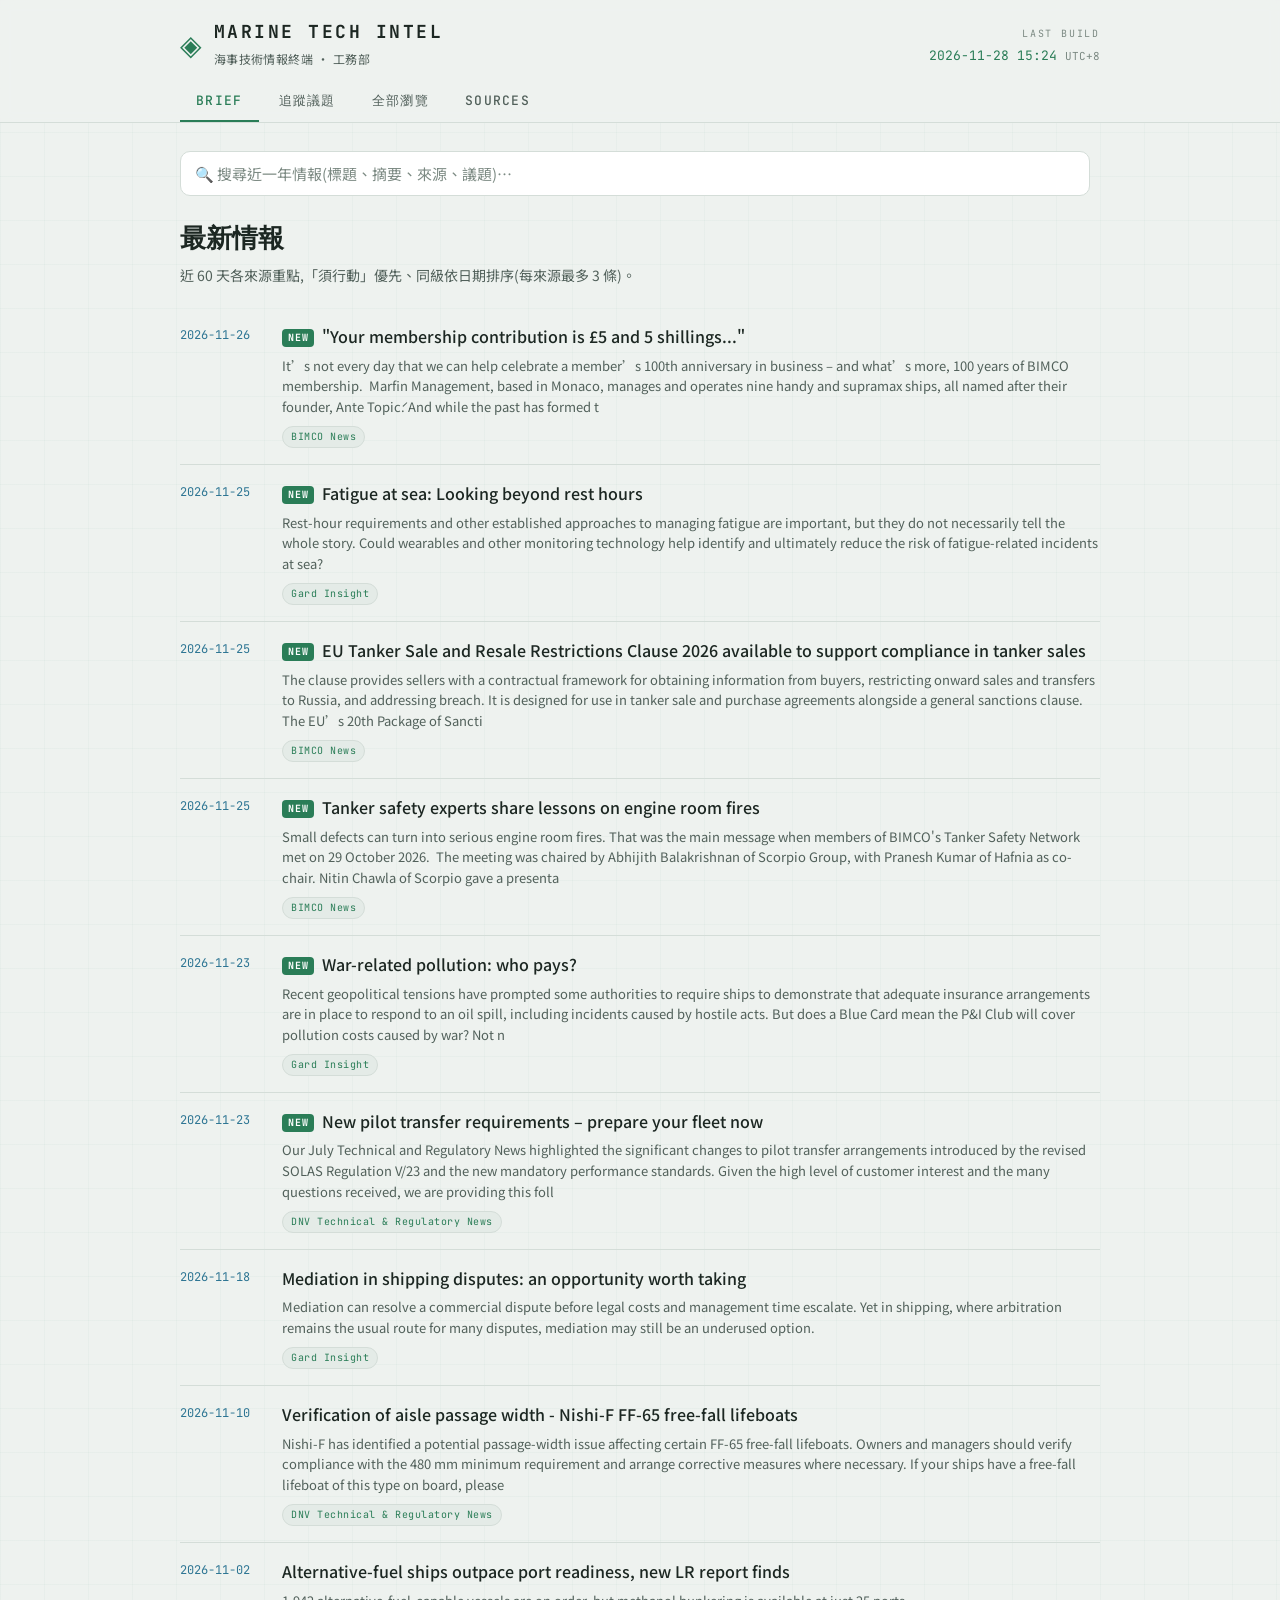
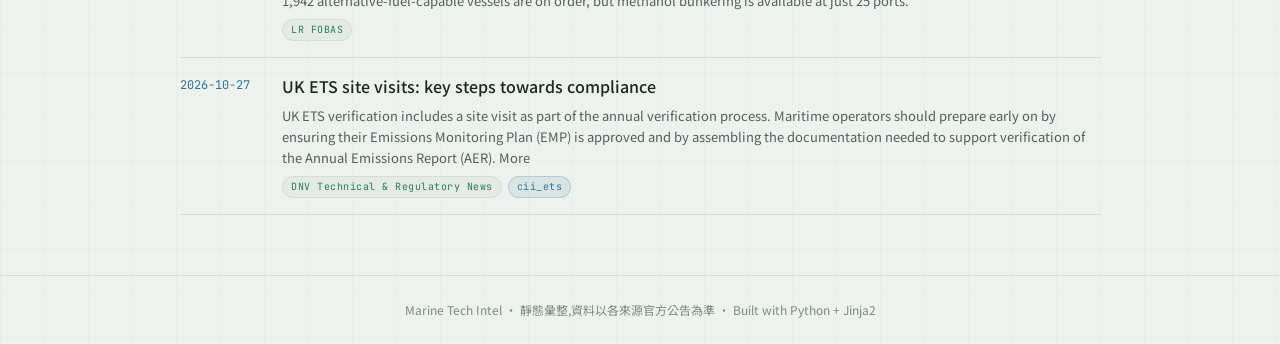
<file: index.html>
<!DOCTYPE html>
<html lang="zh-Hant">
<head>
  <meta charset="utf-8">
  <meta name="viewport" content="width=device-width, initial-scale=1">
  <!-- internal tool on a public URL: do not list in search results -->
  <meta name="robots" content="noindex, nofollow">
  <title>Marine Tech Intel — 海事技術情報終端</title>
  <meta name="description" content="工務部海事技術情報彙總:自動匯整 LR FOBAS、Tokyo MoU、ClassNK 等權威來源的最新通告與報告。">
  <!-- Google Fonts: Fraunces (headings), Noto Sans TC (body), JetBrains Mono (data) -->
  <link rel="preconnect" href="https://fonts.googleapis.com">
  <link rel="preconnect" href="https://fonts.gstatic.com" crossorigin>
  <link href="https://fonts.googleapis.com/css2?family=Fraunces:opsz,wght@9..144,500;9..144,600&family=JetBrains+Mono:wght@400;500;700&family=Noto+Sans+TC:wght@400;500;700&display=swap" rel="stylesheet">
  <link rel="stylesheet" href="static/style.css?v=20261128152408">
</head>
<body>
  <header class="site-header">
    <div class="header-inner">
      <div class="brand">
        <span class="brand-mark">◈</span>
        <div class="brand-text">
          <h1>MARINE TECH INTEL</h1>
          <p class="brand-sub">海事技術情報終端 · 工務部</p>
        </div>
      </div>
      <div class="header-meta">
        <span class="meta-label">LAST BUILD</span>
        <span class="meta-value">2026-11-28 15:24 <span class="tz">UTC+8</span></span>
      </div>
    </div>
    <nav class="tabs" role="tablist">
      <button class="tab is-active" role="tab" data-tab="brief">BRIEF</button>
      <button class="tab" role="tab" data-tab="topics">追蹤議題</button>
      <button class="tab" role="tab" data-tab="browse">全部瀏覽</button>
      <button class="tab" role="tab" data-tab="sources">SOURCES</button>
    </nav>
  </header>

  <main class="site-main">
    


<div class="search-bar">
  <input id="search-input" type="search" autocomplete="off"
         placeholder="🔍 搜尋近一年情報(標題、摘要、來源、議題)…" aria-label="搜尋情報">
  <span id="search-count" class="search-count"></span>
</div>
<section id="panel-search" class="panel" role="tabpanel" hidden>
  <ol id="search-results" class="brief-list"></ol>
  <p id="search-empty" class="source-empty" hidden>找不到符合的情報</p>
</section>


<section id="panel-brief" class="panel is-active" role="tabpanel">
  <div class="panel-head">
    <h2 class="panel-title">最新情報</h2>
    <p class="panel-desc">近 60 天各來源重點,「須行動」優先、同級依日期排序(每來源最多 3 條)。</p>
  </div>
  <ol class="brief-list">
    
    <li class="brief-item">
      <div class="brief-date">2026-11-26</div>
      <div class="brief-body">
        <span class="new-badge" title="72 小時內新收錄">NEW</span><a class="brief-link" href="https://www.bimco.org/news-insights/bimco-news/2026/11/26-marfin-100-years/" target="_blank" rel="noopener">&#34;Your membership contribution is £5 and 5 shillings...&#34;</a>
        
        <p class="brief-summary">It’s not every day that we can help celebrate a member’s 100th anniversary in business – and what’s more, 100 years of BIMCO membership. 
Marfin Management, based in Monaco, manages and operates nine handy and supramax ships, all named after their founder, Ante Topić. And while the past has formed t</p>
        
        <div class="brief-meta">
          <span class="src-chip">BIMCO News</span>
          
        </div>
      </div>
    </li>
    
    <li class="brief-item">
      <div class="brief-date">2026-11-25</div>
      <div class="brief-body">
        <span class="new-badge" title="72 小時內新收錄">NEW</span><a class="brief-link" href="https://gard.no/en/insights/fatigue-at-sea-looking-beyond-rest-hours/" target="_blank" rel="noopener">Fatigue at sea: Looking beyond rest hours</a>
        
        <p class="brief-summary">Rest-hour requirements and other established approaches to managing fatigue are important, but they do not necessarily tell the whole story. Could wearables and other monitoring technology help identify and ultimately reduce the risk of fatigue-related incidents at sea?</p>
        
        <div class="brief-meta">
          <span class="src-chip">Gard Insight</span>
          
        </div>
      </div>
    </li>
    
    <li class="brief-item">
      <div class="brief-date">2026-11-25</div>
      <div class="brief-body">
        <span class="new-badge" title="72 小時內新收錄">NEW</span><a class="brief-link" href="https://www.bimco.org/news-insights/bimco-news/2026/11/25-tanker-resale-clause/" target="_blank" rel="noopener">EU Tanker Sale and Resale Restrictions Clause 2026 available to support compliance in tanker sales</a>
        
        <p class="brief-summary">The clause provides sellers with a contractual framework for obtaining information from buyers, restricting onward sales and transfers to Russia, and addressing breach. It is designed for use in tanker sale and purchase agreements alongside a general sanctions clause.
The EU’s 20th Package of Sancti</p>
        
        <div class="brief-meta">
          <span class="src-chip">BIMCO News</span>
          
        </div>
      </div>
    </li>
    
    <li class="brief-item">
      <div class="brief-date">2026-11-25</div>
      <div class="brief-body">
        <span class="new-badge" title="72 小時內新收錄">NEW</span><a class="brief-link" href="https://www.bimco.org/news-insights/bimco-news/2026/11/25-tanker-fires/" target="_blank" rel="noopener">Tanker safety experts share lessons on engine room fires</a>
        
        <p class="brief-summary">Small defects can turn into serious engine room fires. That was the main message when members of BIMCO&#39;s Tanker Safety Network met on 29 October 2026. 
The meeting was chaired by Abhijith Balakrishnan of Scorpio Group, with Pranesh Kumar of Hafnia as co-chair. Nitin Chawla of Scorpio gave a presenta</p>
        
        <div class="brief-meta">
          <span class="src-chip">BIMCO News</span>
          
        </div>
      </div>
    </li>
    
    <li class="brief-item">
      <div class="brief-date">2026-11-23</div>
      <div class="brief-body">
        <span class="new-badge" title="72 小時內新收錄">NEW</span><a class="brief-link" href="https://gard.no/en/insights/war-related-pollution-who-pays/" target="_blank" rel="noopener">War-related pollution: who pays?</a>
        
        <p class="brief-summary">Recent geopolitical tensions have prompted some authorities to require ships to demonstrate that adequate insurance arrangements are in place to respond to an oil spill, including incidents caused by hostile acts. But does a Blue Card mean the P&amp;I Club will cover pollution costs caused by war? Not n</p>
        
        <div class="brief-meta">
          <span class="src-chip">Gard Insight</span>
          
        </div>
      </div>
    </li>
    
    <li class="brief-item">
      <div class="brief-date">2026-11-23</div>
      <div class="brief-body">
        <span class="new-badge" title="72 小時內新收錄">NEW</span><a class="brief-link" href="https://www.dnv.com/news/2026/new-pilot-transfer-requirements-prepare-your-fleet-now/" target="_blank" rel="noopener">New pilot transfer requirements – prepare your fleet now</a>
        
        <p class="brief-summary">Our July Technical and Regulatory News highlighted the significant changes to pilot transfer arrangements introduced by the revised SOLAS Regulation V/23 and the new mandatory performance standards. Given the high level of customer interest and the many questions received, we are providing this foll</p>
        
        <div class="brief-meta">
          <span class="src-chip">DNV Technical &amp; Regulatory News</span>
          
        </div>
      </div>
    </li>
    
    <li class="brief-item">
      <div class="brief-date">2026-11-18</div>
      <div class="brief-body">
        <a class="brief-link" href="https://gard.no/en/insights/mediation-in-shipping-disputes-an-opportunity-worth-taking/" target="_blank" rel="noopener">Mediation in shipping disputes: an opportunity worth taking</a>
        
        <p class="brief-summary">Mediation can resolve a commercial dispute before legal costs and management time escalate. Yet in shipping, where arbitration remains the usual route for many disputes, mediation may still be an underused option.</p>
        
        <div class="brief-meta">
          <span class="src-chip">Gard Insight</span>
          
        </div>
      </div>
    </li>
    
    <li class="brief-item">
      <div class="brief-date">2026-11-10</div>
      <div class="brief-body">
        <a class="brief-link" href="https://www.dnv.com/news/2026/nishi-f-ff-65-free-fall-lifeboats-verification-of-aisle-passage-width/" target="_blank" rel="noopener">Verification of aisle passage width - Nishi-F FF-65 free-fall lifeboats</a>
        
        <p class="brief-summary">Nishi-F has identified a potential passage-width issue affecting certain FF-65 free-fall lifeboats. Owners and managers should verify compliance with the 480 mm minimum requirement and arrange corrective measures where necessary. If your ships have a free-fall lifeboat of this type on board, please </p>
        
        <div class="brief-meta">
          <span class="src-chip">DNV Technical &amp; Regulatory News</span>
          
        </div>
      </div>
    </li>
    
    <li class="brief-item">
      <div class="brief-date">2026-11-02</div>
      <div class="brief-body">
        <a class="brief-link" href="https://www.lr.org/en/knowledge/press-room/press-listing/press-release/2026/alternative-fuel-ships-outpace-port-readiness-new-lr-report-finds/" target="_blank" rel="noopener">Alternative-fuel ships outpace port readiness, new LR report finds</a>
        
        <p class="brief-summary">1,942 alternative-fuel-capable vessels are on order, but methanol bunkering is available at just 25 ports.</p>
        
        <div class="brief-meta">
          <span class="src-chip">LR FOBAS</span>
          
        </div>
      </div>
    </li>
    
    <li class="brief-item">
      <div class="brief-date">2026-10-27</div>
      <div class="brief-body">
        <a class="brief-link" href="https://www.dnv.com/news/2026/uk-ets-site-visits-key-steps-towards-compliance/" target="_blank" rel="noopener">UK ETS site visits: key steps towards compliance</a>
        
        <p class="brief-summary">UK ETS verification includes a site visit as part of the annual verification process. Maritime operators should prepare early on by ensuring their Emissions Monitoring Plan (EMP) is approved and by assembling the documentation needed to support verification of the Annual Emissions Report (AER). More</p>
        
        <div class="brief-meta">
          <span class="src-chip">DNV Technical &amp; Regulatory News</span>
          <span class="topic-chip" data-topic="cii_ets">cii_ets</span>
        </div>
      </div>
    </li>
    
  </ol>
</section>


<section id="panel-browse" class="panel" role="tabpanel">
  <div class="panel-head">
    <h2 class="panel-title">全部瀏覽 <span class="ai-tag" title="分類由 AI 自動判定,僅供快速瀏覽,請以原文為準">AI</span></h2>
    <p class="panel-desc">近 12 個月的全部文章,每篇歸入一類;「須行動」排前、同級依日期排序。找東西也可以直接用上方搜尋。</p>
  </div>
  <div class="topic-list">
    
    <article class="topic-card">
      <button class="topic-toggle" aria-expanded="false">
        <span class="topic-name">法規環保</span>
        <span class="topic-count">6</span>
        <span class="topic-caret">▸</span>
      </button>
      <div class="topic-body" hidden>
        <p class="topic-summary">IMO / 區域環保與法規動態:MEPC/MSC 決議、ECA、ETS、公約生效</p>
        
        <ul class="topic-items">
          
          <li>
            <span class="imp-badge imp-action" title="AI 判定:有需採取行動或排程因應的事項,請以原文為準">須行動</span><a href="https://www.dnv.com/news/2026/updated-implementing-regulation-med/" target="_blank" rel="noopener">Updated Implementing Regulation (EU) 2026/1434 amending the MED: In force from 31 August 2026</a>
            <span class="item-meta">DNV Technical &amp; Regulatory News · 2026-08-20</span>
            <p class="item-summary"><span class="ai-tag" title="由 AI 依原文自動摘要,僅供快速參考,請以原文為準">AI</span>歐盟發布第10號實施細則 (EU) 2026/1434，修訂《海洋設備指令》(MED) 2014/90/EU，並於2026年8月31日生效，取代第9號實施細則 (EU) 2025/1534。船隊應確認船上海洋設備的型式認可與合規狀態是否符合新版 MED 要求。</p>
          </li>
          
          <li>
            <span class="imp-badge imp-action" title="AI 判定:有需採取行動或排程因應的事項,請以原文為準">須行動</span><a href="https://www.classnk.com/hp/pdf/tech_info/tech_img/T1368e.pdf" target="_blank" rel="noopener">Outcome of MEPC84 (May 2026)</a>
            <span class="item-meta">ClassNK Topics · 2026-05-01</span>
            <p class="item-summary"><span class="ai-tag" title="由 AI 依原文自動摘要,僅供快速參考,請以原文為準">AI</span>日本政府於2024年6月30日部分修訂船舶分艙及相關法規，適用於日本旗「旅客輸送船」等（即非客船但從事旅客運送之貨船）。適用船舶可能需額外符合浸水計算、進水警報裝置、救生筏及AIS等要求。船東須自行確認各船是否屬於「旅客輸送船」等，ClassNK無法代為判定。建議工務部門儘速盤點船隊適用性並安排相關設備與計算之符合作業。</p>
          </li>
          
          <li>
            <a href="https://www.dnv.com/news/2026/imo-ccc-12/" target="_blank" rel="noopener">IMO CCC 12: Revised guidelines for methanol as fuel</a>
            <span class="item-meta">DNV Technical &amp; Regulatory News · 2026-09-21</span>
            <p class="item-summary"><span class="ai-tag" title="由 AI 依原文自動摘要,僅供快速參考,請以原文為準">AI</span>IMO CCC 12 於 2026 年 9 月 14 日至 18 日舉行。會議完成甲醇/乙醇作為燃料之暫行指南的修訂。並新增了一項繫纜軟體的統一效能標準。</p>
          </li>
          
          <li>
            <a href="https://www.dnv.com/news/2026/imo-iii-12-initiation-of-ism-implementation-guidelines-revision-and-progression-of-survey-requirements-revision/" target="_blank" rel="noopener">IMO III 12: Initiation of ISM implementation guidelines revision and progression of survey requirements revision</a>
            <span class="item-meta">DNV Technical &amp; Regulatory News · 2026-07-27</span>
            <p class="item-summary"><span class="ai-tag" title="由 AI 依原文自動摘要,僅供快速參考,請以原文為準">AI</span>IMO 第三屆實施工具小組第12次會議於2026年7月20日至24日召開，啟動了對ISM準則的全面修訂，並持續更新檢查指導方針。</p>
          </li>
          
          <li>
            <a href="https://www.dnv.com/news/2026/New-IMO-requirements-for-pilot-transfer-arrangements/" target="_blank" rel="noopener">New IMO requirements for pilot transfer arrangements</a>
            <span class="item-meta">DNV Technical &amp; Regulatory News · 2026-07-01</span>
            <p class="item-summary"><span class="ai-tag" title="由 AI 依原文自動摘要,僅供快速參考,請以原文為準">AI</span>國際海事組織（IMO）在第13屆導航、通訊、搜尋與救援小組會議（NCSR 13）中，完成了下一代電子海圖顯示與資訊系統（ECDIS）的實施指導草案。</p>
          </li>
          
          <li>
            <a href="https://www.dnv.com/news/2026/the-imo-sub-committee-on-navigation-communications-search-and-rescue-ncsr13/" target="_blank" rel="noopener">The IMO sub-committee on navigation, communications, search and rescue (NCSR 13)</a>
            <span class="item-meta">DNV Technical &amp; Regulatory News · 2026-06-29</span>
            <p class="item-summary"><span class="ai-tag" title="由 AI 依原文自動摘要,僅供快速參考,請以原文為準">AI</span>國際海事組織導航、通訊、搜尋與救援小組委員會（NCSR 13）於2026年6月22日至26日召開，並完成了下一代電子海圖顯示與資訊系統（ECDIS）實施的草案指導。</p>
          </li>
          
        </ul>
        
      </div>
    </article>
    
    <article class="topic-card">
      <button class="topic-toggle" aria-expanded="false">
        <span class="topic-name">燃油</span>
        <span class="topic-count">2</span>
        <span class="topic-caret">▸</span>
      </button>
      <div class="topic-body" hidden>
        <p class="topic-summary">燃油品質、加油實務、生質/替代燃料、滑油</p>
        
        <ul class="topic-items">
          
          <li>
            <a href="https://www.lr.org/en/knowledge/press-room/press-listing/press-release/2026/latest-fobas-fuel-quality-report-finds-iso-compliant-fuels-are-increasingly-causing-operational-problems/" target="_blank" rel="noopener">Latest FOBAS Fuel Quality Report finds ISO-compliant fuels are increasingly causing operational problems</a>
            <span class="item-meta">LR FOBAS · 2026-07-14</span>
            <p class="item-summary"><span class="ai-tag" title="由 AI 依原文自動摘要,僅供快速參考,請以原文為準">AI</span>最新分析顯示，燃油品質風險不再僅限於不符合規格的燃油。</p>
          </li>
          
          <li>
            <a href="https://www.lr.org/en/knowledge/press-room/press-listing/press-release/2026/lloyds-register-fobas-report-warns-of-late-year-surge-in-marine-fuel-quality-failures/" target="_blank" rel="noopener">FOBAS report warns of late year surge in marine fuel quality failures</a>
            <span class="item-meta">LR FOBAS · 2026-02-12</span>
            <p class="item-summary"><span class="ai-tag" title="由 AI 依原文自動摘要,僅供快速參考,請以原文為準">AI</span>FOBAS報告指出，2025年下半年海洋燃料質量顯著惡化。這項新分析是基於2025年上半年報告的結果。</p>
          </li>
          
        </ul>
        
      </div>
    </article>
    
    <article class="topic-card">
      <button class="topic-toggle" aria-expanded="false">
        <span class="topic-name">PSC 檢查</span>
        <span class="topic-count">11</span>
        <span class="topic-caret">▸</span>
      </button>
      <div class="topic-body" hidden>
        <p class="topic-summary">港口國管制:檢查活動 (CIC)、滯留與缺失統計</p>
        
        <ul class="topic-items">
          
          <li>
            <span class="imp-badge imp-action" title="AI 判定:有需採取行動或排程因應的事項,請以原文為準">須行動</span><a href="https://www.tokyo-mou.org/press-releases/2026/09/18/tokyo-mou-port-state-control-committee-37th-meeting-in-singapore/" target="_blank" rel="noopener">Tokyo MOU Port State Control Committee 37th Meeting in Singapore</a>
            <span class="item-meta">Tokyo MoU · 2026-09-18</span>
            <p class="item-summary"><span class="ai-tag" title="由 AI 依原文自動摘要,僅供快速參考,請以原文為準">AI</span>東京備忘錄第37次委員會確認2026年9月起與巴黎備忘錄聯合執行貨物繫固CIC，2027年聯合執行密閉空間進入CIC，2028年執行航行安全（航程計畫）檢查活動；委員會關注績效不佳船舶及偽造登記船舶增加，將研擬更強措施與四層級處理架構。委員會通過船舶風險概況表修正案，自2028年1月1日生效，並批准自2027年1月1日起收集驗船機構數據以新方法計算其績效。</p>
          </li>
          
          <li>
            <span class="imp-badge imp-action" title="AI 判定:有需採取行動或排程因應的事項,請以原文為準">須行動</span><a href="https://www.dnv.com/news/2026/port-state-control-cic-2026-official-questionnaire-now-published/" target="_blank" rel="noopener">Port State Control – CIC 2026 official questionnaire now published</a>
            <span class="item-meta">DNV Technical &amp; Regulatory News · 2026-08-04</span>
            <p class="item-summary"><span class="ai-tag" title="由 AI 依原文自動摘要,僅供快速參考,請以原文為準">AI</span>Paris 與 Tokyo MoU 聯合貨物繫固 (Cargo Securing) 集中檢查 (CIC) 將於 9 月 1 日正式啟動。Paris MoU 已公布本次 CIC 的官方檢查問卷，船隊應提前準備以應對檢查。</p>
          </li>
          
          <li>
            <span class="imp-badge imp-action" title="AI 判定:有需採取行動或排程因應的事項,請以原文為準">須行動</span><a href="https://www.tokyo-mou.org/press-releases/2026/08/03/joint-press-release-on-the-concentrated-inspection-campaign-on-cargo-securing/" target="_blank" rel="noopener">Joint Press Release on the Concentrated Inspection Campaign on Cargo Securing</a>
            <span class="item-meta">Tokyo MoU · 2026-08-03</span>
            <p class="item-summary"><span class="ai-tag" title="由 AI 依原文自動摘要,僅供快速參考,請以原文為準">AI</span>Tokyo MoU 與 Paris MoU 將於 2026 年 9 月 1 日至 11 月 30 日聯合執行「貨物繫固」集中檢查活動 (CIC)，配合例行港口國檢查進行。PSCO 將使用特定問卷查核船舶是否符合 SOLAS 對貨物裝載、堆疊與繫固的規定。船方需確保備有經認可的貨物繫固手冊 (CSM)、貨物安全通道計畫 (CSAP)，且固定與便攜式繫固設備狀況良好並符合手冊維護要求。檢查發現的缺失可能導致記錄缺陷甚至船舶滯留，建議船隊提前依問卷項目完成自查。</p>
          </li>
          
          <li>
            <span class="imp-badge imp-action" title="AI 判定:有需採取行動或排程因應的事項,請以原文為準">須行動</span><a href="https://parismou.org/paris-and-tokyo-mous-launch-2026-concentrated-inspection-campaign-on-cargo-securing/" target="_blank" rel="noopener">Paris and Tokyo MoUs launch 2026 Concentrated Inspection Campaign on Cargo Securing</a>
            <span class="item-meta">Paris MoU · 2026-08-03</span>
            <p class="item-summary"><span class="ai-tag" title="由 AI 依原文自動摘要,僅供快速參考,請以原文為準">AI</span>巴黎MoU與東京MoU將於2026年9月1日至11月30日針對貨物綑綁（貨物單元與貨物運輸單元）實施2026年集中檢查（CIC），與例行PSC檢查合併執行，每艘船舶於該期間僅受檢一次。PSCO將使用兩MoU共同制定的問檢表，查核是否符合SOLAS有關裝載、堆積與綑綁之現行要求；查得之缺失可由港口國記錄缺失甚至扣船。檢查結果將送交IMO及兩MoU治理機構。建議及早完成船隊貨物綑綁自查與相關文件準備。</p>
          </li>
          
          <li>
            <span class="imp-badge imp-action" title="AI 判定:有需採取行動或排程因應的事項,請以原文為準">須行動</span><a href="https://www.dnv.com/news/2026/the-2026-psc-cic-on-cargo-securing/" target="_blank" rel="noopener">The 2026 PSC CIC on cargo securing – be prepared</a>
            <span class="item-meta">DNV Technical &amp; Regulatory News · 2026-07-29</span>
            <p class="item-summary"><span class="ai-tag" title="由 AI 依原文自動摘要,僅供快速參考,請以原文為準">AI</span>2026年的港口國家控制集中檢查活動將於9月1日至11月30日進行，重點將放在貨物固定上。請做好準備。</p>
          </li>
          
          <li>
            <a href="https://parismou.org/register-for-teg40-in-poland/" target="_blank" rel="noopener">Register for TEG40 in Poland</a>
            <span class="item-meta">Paris MoU · 2026-09-22</span>
            <p class="item-summary"><span class="ai-tag" title="由 AI 依原文自動摘要,僅供快速參考,請以原文為準">AI</span>1. Paris MoU 透過港口國監督 (PSC) 檢查外國船舶，確保其狀況、設備、配員與營運符合國際法規。
2. Paris MoU 提供數位工具，即時掌握船舶合規與風險資訊。
3. 最新消息包含年度績效名單與拒絕進港船舶公告，有助掌握區域 PSC 動態。</p>
          </li>
          
          <li>
            <a href="https://parismou.org/paris-mou-publishes-the-annual-report-of-2025/" target="_blank" rel="noopener">Paris MoU publishes the Annual Report of 2025</a>
            <span class="item-meta">Paris MoU · 2026-07-03</span>
            <p class="item-summary"><span class="ai-tag" title="由 AI 依原文自動摘要,僅供快速參考,請以原文為準">AI</span>Paris MoU 於 2026 年 7 月 1 日發布 2025 年度報告。2025 年拒入港口禁令升至 19 件,滯留率升至 4.18%(2024 年為 4.03%),顯示持續偏高趨勢。缺失分析未顯示單一公約領域惡化,但重複違規集中在消防安全(SOLAS Ch. II-2 占 16.8%)、結構與電氣(SOLAS Ch. II-1 占 11.6%)及海員健康醫療與福利(MLC Title IV 占 10.0%)。具體缺失以防火門(3.1%)、海員僱傭合約(1.3%)及 ISM 相關缺失(4.5%)最為突出。</p>
          </li>
          
          <li>
            <a href="https://parismou.org/2025-performance-lists/" target="_blank" rel="noopener">Paris MoU publishes its 2025 Performance Lists</a>
            <span class="item-meta">Paris MoU · 2026-07-02</span>
            <p class="item-summary"><span class="ai-tag" title="由 AI 依原文自動摘要,僅供快速參考,請以原文為準">AI</span>Paris MoU 於第59次會議通過2025年檢查結果，並發布新的船旗國與受認可組織績效清單。新清單將自2026年7月1日起適用。白灰黑名單依據3年滾動期間內至少30次檢查的船旗國之檢查與滯留紀錄進行評級。</p>
          </li>
          
          <li>
            <a href="https://parismou.org/paris-mou-59th-committee-meets-in-glasgow-united-kingdom/" target="_blank" rel="noopener">Paris MoU 59th Committee meets in Glasgow, United Kingdom</a>
            <span class="item-meta">Paris MoU · 2026-07-01</span>
            <p class="item-summary"><span class="ai-tag" title="由 AI 依原文自動摘要,僅供快速參考,請以原文為準">AI</span>巴黎備忘錄第59次委員會於2026年5月18至22日在格拉斯哥舉行,重點進展包括:滯留率連續上升至2025年4.18%,委員會推進與2027年7月6日生效的歐盟PSC指令修正案同步實施,將更新船旗國與認可機構績效計算及船舶風險檔案中的環保參數。委員會亦針對虛假登記與證書船舶制定實務指引,並決定啟動24米及以上漁船自願性PSC查驗的協調機制。</p>
          </li>
          
          <li>
            <a href="https://www.tokyo-mou.org/deficiency-photos/2026/06/22/deficiency-photo-of-the-year-2025/" target="_blank" rel="noopener">Deficiency Photo of the Year – 2025</a>
            <span class="item-meta">Tokyo MoU · 2026-06-22</span>
            <p class="item-summary"><span class="ai-tag" title="由 AI 依原文自動摘要,僅供快速參考,請以原文為準">AI</span>船名：OLGA L，IMO號碼：8320834，國籍：蒙古，船型：冷藏貨船。檢查港口：俄羅斯聯邦海參崴，檢查日期：2025年12月24日。主要缺陷為右側救生艇失效，且未配備三個醫療急救包及不符合要求的引航梯。</p>
          </li>
          
          <li>
            <a href="https://www.tokyo-mou.org/press-releases/2026/03/17/preliminary-results-of-cic-on-ballast-water-management-2025/" target="_blank" rel="noopener">Preliminary results of CIC on Ballast Water Management 2025</a>
            <span class="item-meta">Tokyo MoU · 2026-03-17</span>
            <p class="item-summary"><span class="ai-tag" title="由 AI 依原文自動摘要,僅供快速參考,請以原文為準">AI</span>2025年，東京MOU與巴黎MOU共同進行了集中檢查運動（CIC），針對船舶的壓載水管理進行了9,244次檢查，其中74.96%使用了CIC問卷。檢查期間，共有184艘船隻被扣留，扣留率為2.66%，其中30艘因CIC相關缺陷被扣留，顯示出壓載水管理系統的運作和維護仍是重要的問題。大多數扣留的船隻屬於高風險類別，且多數船隻年齡在19至24歲之間。</p>
          </li>
          
        </ul>
        
      </div>
    </article>
    
    <article class="topic-card">
      <button class="topic-toggle" aria-expanded="false">
        <span class="topic-name">輪機設備</span>
        <span class="topic-count">2</span>
        <span class="topic-caret">▸</span>
      </button>
      <div class="topic-body" hidden>
        <p class="topic-summary">主機、排放後處理 (SCR/洗滌塔)、船上技術系統、船級技術要求</p>
        
        <ul class="topic-items">
          
          <li>
            <a href="https://www.dnv.com/news/2026/boiler-tube-plugging-class-requirements/" target="_blank" rel="noopener">Boiler tube plugging – class requirements</a>
            <span class="item-meta">DNV Technical &amp; Regulatory News · 2026-07-06</span>
            <p class="item-summary"><span class="ai-tag" title="由 AI 依原文自動摘要,僅供快速參考,請以原文為準">AI</span>鍋爐管在熱傳遞和維持海洋鍋爐壓力完整性方面扮演關鍵角色。當發生洩漏時，需要仔細評估以防止次級損壞。此技術新聞提供了關於修復的類別接受標準的指導。</p>
          </li>
          
          <li>
            <a href="https://www.dnv.com/news/2026/standards-now-available-the-july-2026-edition-of-the-dnv-class-rules-and-standards-for-ship-and-offshore/" target="_blank" rel="noopener">Now available: The July 2026 edition of the DNV class rules and standards for ship and offshore</a>
            <span class="item-meta">DNV Technical &amp; Regulatory News · 2026-07-02</span>
            <p class="item-summary"><span class="ai-tag" title="由 AI 依原文自動摘要,僅供快速參考,請以原文為準">AI</span>2026年7月版DNV船級規則和標準引入了新的船級標記及重大更新，旨在支持海事產業向更可持續和創新的方向轉型。</p>
          </li>
          
        </ul>
        
      </div>
    </article>
    
    <article class="topic-card">
      <button class="topic-toggle" aria-expanded="false">
        <span class="topic-name">安全保安</span>
        <span class="topic-count">1</span>
        <span class="topic-caret">▸</span>
      </button>
      <div class="topic-body" hidden>
        <p class="topic-summary">海事事故、航行安全、保安/海盜、密閉空間、火災</p>
        
        <ul class="topic-items">
          
          <li>
            <a href="https://gard.no/en/insights/collisions-with-fishing-vessels-chinese-waters-remain-a-hotspot/" target="_blank" rel="noopener">Collisions with fishing vessels: Chinese waters remain a hotspot</a>
            <span class="item-meta">Gard Insight · 2026-09-14</span>
            <p class="item-summary"><span class="ai-tag" title="由 AI 依原文自動摘要,僅供快速參考,請以原文為準">AI</span>Gard理賠數據顯示，65起涉及漁船碰撞事故中有半數發生於中國水域。禁漁期結束後大量漁船同時出海，碰撞風險尤高。船隊航行於該區應提高警覺並加強瞭望與避碰措施。</p>
          </li>
          
        </ul>
        
      </div>
    </article>
    
    <article class="topic-card">
      <button class="topic-toggle" aria-expanded="false">
        <span class="topic-name">產業商務</span>
        <span class="topic-count">1</span>
        <span class="topic-caret">▸</span>
      </button>
      <div class="topic-body" hidden>
        <p class="topic-summary">商務合約、市場、船員、數位化與產業動態</p>
        
        <ul class="topic-items">
          
          <li>
            <a href="https://www.lr.org/en/knowledge/insights-articles/alternative-fuelled-ship-orders-remain-significant-in-2025/" target="_blank" rel="noopener">Alternative-fuelled ship orders remain significant in 2025</a>
            <span class="item-meta">LR FOBAS · 2026-01-07</span>
            <p class="item-summary"><span class="ai-tag" title="由 AI 依原文自動摘要,僅供快速參考,請以原文為準">AI</span>2025年，船東持續投資於替代燃料船，顯示出對可持續海事未來的強勁訂單動能。</p>
          </li>
          
        </ul>
        
      </div>
    </article>
    
    <article class="topic-card">
      <button class="topic-toggle" aria-expanded="false">
        <span class="topic-name">未分類</span>
        <span class="topic-count">38</span>
        <span class="topic-caret">▸</span>
      </button>
      <div class="topic-body" hidden>
        <p class="topic-summary">尚未經 AI 分類的文章</p>
        
        <ul class="topic-items">
          
          <li>
            <span class="new-badge" title="72 小時內新收錄">NEW</span><a href="https://www.bimco.org/news-insights/bimco-news/2026/11/26-marfin-100-years/" target="_blank" rel="noopener">&#34;Your membership contribution is £5 and 5 shillings...&#34;</a>
            <span class="item-meta">BIMCO News · 2026-11-26</span>
            
          </li>
          
          <li>
            <span class="new-badge" title="72 小時內新收錄">NEW</span><a href="https://gard.no/en/insights/fatigue-at-sea-looking-beyond-rest-hours/" target="_blank" rel="noopener">Fatigue at sea: Looking beyond rest hours</a>
            <span class="item-meta">Gard Insight · 2026-11-25</span>
            
          </li>
          
          <li>
            <span class="new-badge" title="72 小時內新收錄">NEW</span><a href="https://www.bimco.org/news-insights/bimco-news/2026/11/25-tanker-resale-clause/" target="_blank" rel="noopener">EU Tanker Sale and Resale Restrictions Clause 2026 available to support compliance in tanker sales</a>
            <span class="item-meta">BIMCO News · 2026-11-25</span>
            
          </li>
          
          <li>
            <span class="new-badge" title="72 小時內新收錄">NEW</span><a href="https://www.bimco.org/news-insights/bimco-news/2026/11/25-tanker-fires/" target="_blank" rel="noopener">Tanker safety experts share lessons on engine room fires</a>
            <span class="item-meta">BIMCO News · 2026-11-25</span>
            
          </li>
          
          <li>
            <span class="new-badge" title="72 小時內新收錄">NEW</span><a href="https://www.bimco.org/news-insights/bimco-news/2026/11/25-sts-clause/" target="_blank" rel="noopener">New clause available for tanker ship-to-ship transfers and special operations</a>
            <span class="item-meta">BIMCO News · 2026-11-25</span>
            
          </li>
          
          <li>
            <span class="new-badge" title="72 小時內新收錄">NEW</span><a href="https://www.bimco.org/news-insights/bimco-news/2026/11/25-eu-vote/" target="_blank" rel="noopener">BIMCO regrets European Parliament vote to exclude Indian yards</a>
            <span class="item-meta">BIMCO News · 2026-11-25</span>
            
          </li>
          
          <li>
            <span class="new-badge" title="72 小時內新收錄">NEW</span><a href="https://gard.no/en/insights/war-related-pollution-who-pays/" target="_blank" rel="noopener">War-related pollution: who pays?</a>
            <span class="item-meta">Gard Insight · 2026-11-23</span>
            
          </li>
          
          <li>
            <span class="new-badge" title="72 小時內新收錄">NEW</span><a href="https://www.dnv.com/news/2026/new-pilot-transfer-requirements-prepare-your-fleet-now/" target="_blank" rel="noopener">New pilot transfer requirements – prepare your fleet now</a>
            <span class="item-meta">DNV Technical &amp; Regulatory News · 2026-11-23</span>
            
          </li>
          
          <li>
            <a href="https://gard.no/en/insights/mediation-in-shipping-disputes-an-opportunity-worth-taking/" target="_blank" rel="noopener">Mediation in shipping disputes: an opportunity worth taking</a>
            <span class="item-meta">Gard Insight · 2026-11-18</span>
            
          </li>
          
          <li>
            <a href="https://www.bimco.org/news-insights/bimco-news/2026/11/18-iso/" target="_blank" rel="noopener">BIMCO-initiated proposal for an ISO methodology on shipbuilding emissions enters the ISO process</a>
            <span class="item-meta">BIMCO News · 2026-11-18</span>
            
          </li>
          
          <li>
            <a href="https://www.bimco.org/news-insights/bimco-news/2026/11/17-gencon-2022-hk-chinese/" target="_blank" rel="noopener">GENCON 2022 now available in Traditional Chinese</a>
            <span class="item-meta">BIMCO News · 2026-11-17</span>
            
          </li>
          
          <li>
            <a href="https://www.bimco.org/news-insights/bimco-news/2026/11/12-imo-urn/" target="_blank" rel="noopener">Making underwater radiated noise measurement practical for the world fleet</a>
            <span class="item-meta">BIMCO News · 2026-11-12</span>
            
          </li>
          
          <li>
            <a href="https://www.bimco.org/news-insights/bimco-news/2026/11/11-layupman/" target="_blank" rel="noopener">LAYUPMAN revision reaches key milestone in London</a>
            <span class="item-meta">BIMCO News · 2026-11-11</span>
            
          </li>
          
          <li>
            <a href="https://www.dnv.com/news/2026/nishi-f-ff-65-free-fall-lifeboats-verification-of-aisle-passage-width/" target="_blank" rel="noopener">Verification of aisle passage width - Nishi-F FF-65 free-fall lifeboats</a>
            <span class="item-meta">DNV Technical &amp; Regulatory News · 2026-11-10</span>
            
          </li>
          
          <li>
            <a href="https://www.bimco.org/news-insights/bimco-news/2026/11/10-ev-imdg/" target="_blank" rel="noopener">New guidance on IMDG Code changes for vehicles and batteries</a>
            <span class="item-meta">BIMCO News · 2026-11-10</span>
            
          </li>
          
          <li>
            <a href="https://www.bimco.org/news-insights/bimco-news/2026/11/06-cii-imo/" target="_blank" rel="noopener">BIMCO co-sponsors proposal to focus CII on fuel consumption while ships are under way</a>
            <span class="item-meta">BIMCO News · 2026-11-06</span>
            
          </li>
          
          <li>
            <a href="https://gard.no/en/insights/new-cins-operational-guidelines-for-lithium-ion-batteries-shipped-under-sp188/" target="_blank" rel="noopener">New CINS Operational Guidelines for Lithium-Ion Batteries Shipped Under SP188</a>
            <span class="item-meta">Gard Insight · 2026-11-04</span>
            
          </li>
          
          <li>
            <a href="https://www.bimco.org/news-insights/bimco-news/2026/11/04-imo-msw-survey/" target="_blank" rel="noopener">IMO launches survey on Maritime Single Windows</a>
            <span class="item-meta">BIMCO News · 2026-11-04</span>
            
          </li>
          
          <li>
            <a href="https://www.lr.org/en/knowledge/press-room/press-listing/press-release/2026/alternative-fuel-ships-outpace-port-readiness-new-lr-report-finds/" target="_blank" rel="noopener">Alternative-fuel ships outpace port readiness, new LR report finds</a>
            <span class="item-meta">LR FOBAS · 2026-11-02</span>
            
          </li>
          
          <li>
            <a href="https://gard.no/en/insights/electric-shock-a-hidden-danger-in-everyday-shipboard-work/" target="_blank" rel="noopener">Electric shock: a hidden danger in everyday shipboard work</a>
            <span class="item-meta">Gard Insight · 2026-11-02</span>
            
          </li>
          
          <li>
            <a href="https://www.bimco.org/news-insights/bimco-news/2026/11/02-tripartite/" target="_blank" rel="noopener">Tripartite 2026 focuses on practical steps towards the next generation of ships</a>
            <span class="item-meta">BIMCO News · 2026-11-02</span>
            
          </li>
          
          <li>
            <a href="https://www.bimco.org/news-insights/bimco-news/2026/10/29-engine-fires/" target="_blank" rel="noopener">Preventing engine room fires before small defects become emergencies</a>
            <span class="item-meta">BIMCO News · 2026-10-29</span>
            
          </li>
          
          <li>
            <a href="https://www.dnv.com/news/2026/uk-ets-site-visits-key-steps-towards-compliance/" target="_blank" rel="noopener">UK ETS site visits: key steps towards compliance</a>
            <span class="item-meta">DNV Technical &amp; Regulatory News · 2026-10-27</span>
            
          </li>
          
          <li>
            <a href="https://www.bimco.org/news-insights/bimco-news/2026/10/27-emissions/" target="_blank" rel="noopener">New industry frameworks set out to cut duplicated emissions reporting</a>
            <span class="item-meta">BIMCO News · 2026-10-27</span>
            
          </li>
          
          <li>
            <a href="https://www.tokyo-mou.org/press-releases/2026/10/23/safety-bulletin-05-26-improper-extensions-of-statutory-certification/" target="_blank" rel="noopener">Safety Bulletin 05/26 – Improper extensions of Statutory Certification</a>
            <span class="item-meta">Tokyo MoU · 2026-10-23</span>
            
          </li>
          
          <li>
            <a href="https://gard.no/en/insights/safe-pilot-transfer-operation/" target="_blank" rel="noopener">Pilot transfer operation: A safer step aboard</a>
            <span class="item-meta">Gard Insight · 2026-10-23</span>
            
          </li>
          
          <li>
            <a href="https://gard.no/en/insights/india-introduces-new-requirements-for-ships-in-coastal-waters/" target="_blank" rel="noopener">India introduces new requirements for ships in coastal waters</a>
            <span class="item-meta">Gard Insight · 2026-10-21</span>
            
          </li>
          
          <li>
            <a href="https://parismou.org/lifting-of-refusal-of-access-of-m-v-sea-breeze-imo-no-9361988/" target="_blank" rel="noopener">Lifting of Refusal of Access of M/V “SEA BREEZE” – IMO no: 9361988</a>
            <span class="item-meta">Paris MoU · 2026-10-20</span>
            
          </li>
          
          <li>
            <a href="https://gard.no/en/insights/new-fire-drill-guidelines-for-vehicle-carrying-vessels/" target="_blank" rel="noopener">New Fire Drill Guidelines for Vehicle Carrying Vessels</a>
            <span class="item-meta">Gard Insight · 2026-10-20</span>
            
          </li>
          
          <li>
            <a href="https://gard.no/en/insights/loss-of-bridge-control-human-failure-is-normal-context-is-key/" target="_blank" rel="noopener">Loss of bridge control: Human failure is normal - context is key</a>
            <span class="item-meta">Gard Insight · 2026-10-19</span>
            
          </li>
          
          <li>
            <a href="https://gard.no/en/insights/hydrogen-sulphide-the-hidden-danger-outside-enclosed-spaces/" target="_blank" rel="noopener">Hydrogen sulphide: The hidden danger outside enclosed spaces</a>
            <span class="item-meta">Gard Insight · 2026-10-14</span>
            
          </li>
          
          <li>
            <a href="https://www.tokyo-mou.org/press-releases/2026/10/09/tokyo-mous-changing-of-the-method-of-calculation-of-the-performance-on-flag-and-ro/" target="_blank" rel="noopener">Tokyo MOU’s Changing of the Method of Calculation of the Performance on Flag and RO</a>
            <span class="item-meta">Tokyo MoU · 2026-10-09</span>
            
          </li>
          
          <li>
            <a href="https://www.tokyo-mou.org/cic-results/2026/10/08/cic-on-on-ballast-water-management-convention-bwmc-2004/" target="_blank" rel="noopener">CIC on on Ballast Water Management Convention (BWMC 2004) 2025</a>
            <span class="item-meta">Tokyo MoU · 2026-10-08</span>
            
          </li>
          
          <li>
            <a href="https://gard.no/en/insights/malaysia-introduces-new-regulated-sea-areas/" target="_blank" rel="noopener">Malaysia introduces new regulated sea areas</a>
            <span class="item-meta">Gard Insight · 2026-10-06</span>
            
          </li>
          
          <li>
            <a href="https://gard.no/en/insights/fish-farm-claims-in-china-lessons-from-a-recent-court-judgement/" target="_blank" rel="noopener">Fish farm claims in China: lessons from a recent court judgement</a>
            <span class="item-meta">Gard Insight · 2026-09-28</span>
            
          </li>
          
          <li>
            <a href="https://parismou.org/lifting-of-refusal-of-acces-of-m-v-everest-imo-no-8411633/" target="_blank" rel="noopener">Lifting of Refusal of Acces of M/V “EVEREST” – IMO no: 8411633</a>
            <span class="item-meta">Paris MoU · 2026-08-31</span>
            
          </li>
          
          <li>
            <a href="https://www.tokyo-mou.org/press-releases/2026/05/01/annual-report-2025/" target="_blank" rel="noopener">Annual Report 2025</a>
            <span class="item-meta">Tokyo MoU · 2026-05-01</span>
            
          </li>
          
          <li>
            <a href="https://www.classnk.com/hp/pdf/tech_info/tech_img/T1380e.pdf" target="_blank" rel="noopener">Outcome of MSC111 (May 2026)</a>
            <span class="item-meta">ClassNK Topics · 2026-05-01</span>
            
          </li>
          
        </ul>
        
      </div>
    </article>
    
  </div>
</section>


<section id="panel-sources" class="panel" role="tabpanel">
  <div class="panel-head">
    <h2 class="panel-title">情報來源</h2>
    <p class="panel-desc">各來源最近 5 條,並標示最後成功更新時間。</p>
  </div>
  <div class="source-grid">
    
    <article class="source-card">
      <div class="source-card-head">
        <div>
          <h3 class="source-name">LR FOBAS</h3>
          <span class="source-cat">燃油</span>
        </div>
        <div class="source-status">
          
          <span class="freshness freshness-ok">今日</span>
        </div>
      </div>
      
      <ul class="source-items">
        
        <li>
          <a href="https://www.lr.org/en/knowledge/press-room/press-listing/press-release/2026/alternative-fuel-ships-outpace-port-readiness-new-lr-report-finds/" target="_blank" rel="noopener">Alternative-fuel ships outpace port readiness, new LR report finds</a>
          <span class="item-date">2026-11-02</span>
        </li>
        
        <li>
          <a href="https://www.lr.org/en/knowledge/press-room/press-listing/press-release/2026/latest-fobas-fuel-quality-report-finds-iso-compliant-fuels-are-increasingly-causing-operational-problems/" target="_blank" rel="noopener">Latest FOBAS Fuel Quality Report finds ISO-compliant fuels are increasingly causing operational problems</a>
          <span class="item-date">2026-07-14</span>
        </li>
        
        <li>
          <a href="https://www.lr.org/en/knowledge/press-room/press-listing/press-release/2026/lloyds-register-fobas-report-warns-of-late-year-surge-in-marine-fuel-quality-failures/" target="_blank" rel="noopener">FOBAS report warns of late year surge in marine fuel quality failures</a>
          <span class="item-date">2026-02-12</span>
        </li>
        
        <li>
          <a href="https://www.lr.org/en/knowledge/insights-articles/alternative-fuelled-ship-orders-remain-significant-in-2025/" target="_blank" rel="noopener">Alternative-fuelled ship orders remain significant in 2025</a>
          <span class="item-date">2026-01-07</span>
        </li>
        
        <li>
          <a href="https://www.lr.org/en/knowledge/press-room/press-listing/press-release/2025/biofuels-emerge-as-superyachtings-next-big-step-for-decarbonisation/" target="_blank" rel="noopener">Biofuels emerge as superyachting’s next big step for decarbonisation</a>
          <span class="item-date">2025-09-24</span>
        </li>
        
      </ul>
      
      <a class="source-foot" href="https://www.lr.org/en/knowledge/press-room/" target="_blank" rel="noopener">前往來源官網 →</a>
    </article>
    
    <article class="source-card">
      <div class="source-card-head">
        <div>
          <h3 class="source-name">Tokyo MoU</h3>
          <span class="source-cat">PSC</span>
        </div>
        <div class="source-status">
          
          <span class="freshness freshness-ok">今日</span>
        </div>
      </div>
      
      <ul class="source-items">
        
        <li>
          <a href="https://www.tokyo-mou.org/press-releases/2026/10/23/safety-bulletin-05-26-improper-extensions-of-statutory-certification/" target="_blank" rel="noopener">Safety Bulletin 05/26 – Improper extensions of Statutory Certification</a>
          <span class="item-date">2026-10-23</span>
        </li>
        
        <li>
          <a href="https://www.tokyo-mou.org/press-releases/2026/10/09/tokyo-mous-changing-of-the-method-of-calculation-of-the-performance-on-flag-and-ro/" target="_blank" rel="noopener">Tokyo MOU’s Changing of the Method of Calculation of the Performance on Flag and RO</a>
          <span class="item-date">2026-10-09</span>
        </li>
        
        <li>
          <a href="https://www.tokyo-mou.org/cic-results/2026/10/08/cic-on-on-ballast-water-management-convention-bwmc-2004/" target="_blank" rel="noopener">CIC on on Ballast Water Management Convention (BWMC 2004) 2025</a>
          <span class="item-date">2026-10-08</span>
        </li>
        
        <li>
          <a href="https://www.tokyo-mou.org/press-releases/2026/09/18/tokyo-mou-port-state-control-committee-37th-meeting-in-singapore/" target="_blank" rel="noopener">Tokyo MOU Port State Control Committee 37th Meeting in Singapore</a>
          <span class="item-date">2026-09-18</span>
        </li>
        
        <li>
          <a href="https://www.tokyo-mou.org/press-releases/2026/08/03/joint-press-release-on-the-concentrated-inspection-campaign-on-cargo-securing/" target="_blank" rel="noopener">Joint Press Release on the Concentrated Inspection Campaign on Cargo Securing</a>
          <span class="item-date">2026-08-03</span>
        </li>
        
      </ul>
      
      <a class="source-foot" href="https://www.tokyo-mou.org/publications/" target="_blank" rel="noopener">前往來源官網 →</a>
    </article>
    
    <article class="source-card">
      <div class="source-card-head">
        <div>
          <h3 class="source-name">ClassNK Topics</h3>
          <span class="source-cat">Class</span>
        </div>
        <div class="source-status">
          
          <span class="freshness freshness-ok">今日</span>
        </div>
      </div>
      
      <ul class="source-items">
        
        <li>
          <a href="https://www.classnk.com/hp/pdf/tech_info/tech_img/T1380e.pdf" target="_blank" rel="noopener">Outcome of MSC111 (May 2026)</a>
          <span class="item-date">2026-05-01</span>
        </li>
        
        <li>
          <a href="https://www.classnk.com/hp/pdf/tech_info/tech_img/T1368e.pdf" target="_blank" rel="noopener">Outcome of MEPC84 (May 2026)</a>
          <span class="item-date">2026-05-01</span>
        </li>
        
        <li>
          <a href="https://www.classnk.com/hp/pdf/info_service/imo_and_iacs/MEPC ES2_sumE.pdf" target="_blank" rel="noopener">Preliminary Report of IMO MEPC Extraordinary Session (Oct. 2025)</a>
          <span class="item-date">2025-10-01</span>
        </li>
        
        <li>
          <a href="https://www.classnk.com/hp/pdf/tech_info/tech_img/T1363e.pdf" target="_blank" rel="noopener">Outcome of MSC110 (Jun. 2025)</a>
          <span class="item-date">2025-06-01</span>
        </li>
        
        <li>
          <a href="https://www.classnk.com/hp/pdf/tech_info/tech_img/T1354e.pdf" target="_blank" rel="noopener">Outcome of MEPC83 (Apr. 2025)</a>
          <span class="item-date">2025-04-01</span>
        </li>
        
      </ul>
      
      <a class="source-foot" href="https://www.classnk.com/hp/en/info_service/imo_and_iacs/index.html" target="_blank" rel="noopener">前往來源官網 →</a>
    </article>
    
    <article class="source-card">
      <div class="source-card-head">
        <div>
          <h3 class="source-name">CIMAC WG7 Fuels</h3>
          <span class="source-cat">Tech</span>
        </div>
        <div class="source-status">
          
          <span class="status-badge status-error" title="404 Client Error: Not Found for url: https://www.cimac.com/working-groups/wg7-fuels/index.html">抓取失敗</span>
          
          <span class="freshness freshness-crit">37 天前</span>
        </div>
      </div>
      
      <ul class="source-items">
        
        <li>
          <a href="https://www.cimac.com/cms/upload/workinggroups/WG7/CIMAC_IRSG_US_Gulf_Statement_2024_-_120724.pdf" target="_blank" rel="noopener">CIMAC IRSG US Gulf Statement 2024</a>
          <span class="item-date">2025-07-01</span>
        </li>
        
        <li>
          <a href="https://www.cimac.com/cms/upload/workinggroups/WG7/2024-09_v2_CIMAC_Design_and_operation_of_fuel_cleaning_systems_for_diesel_engines.pdf" target="_blank" rel="noopener">CIMAC WG7 Fuels Guideline - ISO 8217:2024 - Design and operation of fuel cleaning systems for diesel engines</a>
          <span class="item-date">2024-09-01</span>
        </li>
        
        <li>
          <a href="https://www.cimac.com/cms/upload/workinggroups/WG7/CIMAC_Guideline_Interpretation_of_marine_fuels_total_sediment_test_results_2024-03.pdf" target="_blank" rel="noopener">CIMAC WG7 Fuels Guideline - ISO 8217:2024 - Overview and interpretation of total sediment test results in the context of ISO 8217:2024</a>
          <span class="item-date">2024-06-01</span>
        </li>
        
        <li>
          <a href="https://www.cimac.com/cms/upload/workinggroups/WG7/CIMAC_Guideline_Marine-fuels_containing_FAME_04-2024.pdf" target="_blank" rel="noopener">CIMAC WG7 Fuels Guideline - ISO 8217:2024 - Marine-fuels containing FAME; A guideline for shipowners &amp; operators</a>
          <span class="item-date">2024-06-01</span>
        </li>
        
        <li>
          <a href="https://www.cimac.com/cms/upload/workinggroups/WG7/CIMAC_Guideline_ISO_8217_2024_FAQ_02-2024_Rev4.pdf" target="_blank" rel="noopener">CIMAC WG7 Fuels Guideline - ISO 8217:2024 - FAQ</a>
          <span class="item-date">2024-06-01</span>
        </li>
        
      </ul>
      
      <a class="source-foot" href="https://www.cimac.com/working-groups/wg7-fuels/index.html" target="_blank" rel="noopener">前往來源官網 →</a>
    </article>
    
    <article class="source-card">
      <div class="source-card-head">
        <div>
          <h3 class="source-name">Paris MoU</h3>
          <span class="source-cat">PSC</span>
        </div>
        <div class="source-status">
          
          <span class="freshness freshness-ok">今日</span>
        </div>
      </div>
      
      <ul class="source-items">
        
        <li>
          <a href="https://parismou.org/lifting-of-refusal-of-access-of-m-v-sea-breeze-imo-no-9361988/" target="_blank" rel="noopener">Lifting of Refusal of Access of M/V “SEA BREEZE” – IMO no: 9361988</a>
          <span class="item-date">2026-10-20</span>
        </li>
        
        <li>
          <a href="https://parismou.org/register-for-teg40-in-poland/" target="_blank" rel="noopener">Register for TEG40 in Poland</a>
          <span class="item-date">2026-09-22</span>
        </li>
        
        <li>
          <a href="https://parismou.org/lifting-of-refusal-of-acces-of-m-v-everest-imo-no-8411633/" target="_blank" rel="noopener">Lifting of Refusal of Acces of M/V “EVEREST” – IMO no: 8411633</a>
          <span class="item-date">2026-08-31</span>
        </li>
        
        <li>
          <a href="https://parismou.org/paris-and-tokyo-mous-launch-2026-concentrated-inspection-campaign-on-cargo-securing/" target="_blank" rel="noopener">Paris and Tokyo MoUs launch 2026 Concentrated Inspection Campaign on Cargo Securing</a>
          <span class="item-date">2026-08-03</span>
        </li>
        
        <li>
          <a href="https://parismou.org/paris-mou-publishes-the-annual-report-of-2025/" target="_blank" rel="noopener">Paris MoU publishes the Annual Report of 2025</a>
          <span class="item-date">2026-07-03</span>
        </li>
        
      </ul>
      
      <a class="source-foot" href="https://parismou.org/publications" target="_blank" rel="noopener">前往來源官網 →</a>
    </article>
    
    <article class="source-card">
      <div class="source-card-head">
        <div>
          <h3 class="source-name">Gard Insight</h3>
          <span class="source-cat">P&amp;I</span>
        </div>
        <div class="source-status">
          
          <span class="freshness freshness-ok">今日</span>
        </div>
      </div>
      
      <ul class="source-items">
        
        <li>
          <span class="new-badge" title="72 小時內新收錄">NEW</span><a href="https://gard.no/en/insights/fatigue-at-sea-looking-beyond-rest-hours/" target="_blank" rel="noopener">Fatigue at sea: Looking beyond rest hours</a>
          <span class="item-date">2026-11-25</span>
        </li>
        
        <li>
          <span class="new-badge" title="72 小時內新收錄">NEW</span><a href="https://gard.no/en/insights/war-related-pollution-who-pays/" target="_blank" rel="noopener">War-related pollution: who pays?</a>
          <span class="item-date">2026-11-23</span>
        </li>
        
        <li>
          <a href="https://gard.no/en/insights/mediation-in-shipping-disputes-an-opportunity-worth-taking/" target="_blank" rel="noopener">Mediation in shipping disputes: an opportunity worth taking</a>
          <span class="item-date">2026-11-18</span>
        </li>
        
        <li>
          <a href="https://gard.no/en/insights/new-cins-operational-guidelines-for-lithium-ion-batteries-shipped-under-sp188/" target="_blank" rel="noopener">New CINS Operational Guidelines for Lithium-Ion Batteries Shipped Under SP188</a>
          <span class="item-date">2026-11-04</span>
        </li>
        
        <li>
          <a href="https://gard.no/en/insights/electric-shock-a-hidden-danger-in-everyday-shipboard-work/" target="_blank" rel="noopener">Electric shock: a hidden danger in everyday shipboard work</a>
          <span class="item-date">2026-11-02</span>
        </li>
        
      </ul>
      
      <a class="source-foot" href="https://www.gard.no/insights" target="_blank" rel="noopener">前往來源官網 →</a>
    </article>
    
    <article class="source-card">
      <div class="source-card-head">
        <div>
          <h3 class="source-name">DNV Technical &amp; Regulatory News</h3>
          <span class="source-cat">Class</span>
        </div>
        <div class="source-status">
          
          <span class="freshness freshness-ok">今日</span>
        </div>
      </div>
      
      <ul class="source-items">
        
        <li>
          <span class="new-badge" title="72 小時內新收錄">NEW</span><a href="https://www.dnv.com/news/2026/new-pilot-transfer-requirements-prepare-your-fleet-now/" target="_blank" rel="noopener">New pilot transfer requirements – prepare your fleet now</a>
          <span class="item-date">2026-11-23</span>
        </li>
        
        <li>
          <a href="https://www.dnv.com/news/2026/nishi-f-ff-65-free-fall-lifeboats-verification-of-aisle-passage-width/" target="_blank" rel="noopener">Verification of aisle passage width - Nishi-F FF-65 free-fall lifeboats</a>
          <span class="item-date">2026-11-10</span>
        </li>
        
        <li>
          <a href="https://www.dnv.com/news/2026/uk-ets-site-visits-key-steps-towards-compliance/" target="_blank" rel="noopener">UK ETS site visits: key steps towards compliance</a>
          <span class="item-date">2026-10-27</span>
        </li>
        
        <li>
          <a href="https://www.dnv.com/news/2026/imo-ccc-12/" target="_blank" rel="noopener">IMO CCC 12: Revised guidelines for methanol as fuel</a>
          <span class="item-date">2026-09-21</span>
        </li>
        
        <li>
          <a href="https://www.dnv.com/news/2026/updated-implementing-regulation-med/" target="_blank" rel="noopener">Updated Implementing Regulation (EU) 2026/1434 amending the MED: In force from 31 August 2026</a>
          <span class="item-date">2026-08-20</span>
        </li>
        
      </ul>
      
      <a class="source-foot" href="https://www.dnv.com/maritime/technical-regulatory-news/" target="_blank" rel="noopener">前往來源官網 →</a>
    </article>
    
    <article class="source-card">
      <div class="source-card-head">
        <div>
          <h3 class="source-name">BIMCO News</h3>
          <span class="source-cat">Industry</span>
        </div>
        <div class="source-status">
          
          <span class="freshness freshness-ok">今日</span>
        </div>
      </div>
      
      <ul class="source-items">
        
        <li>
          <span class="new-badge" title="72 小時內新收錄">NEW</span><a href="https://www.bimco.org/news-insights/bimco-news/2026/11/26-marfin-100-years/" target="_blank" rel="noopener">&#34;Your membership contribution is £5 and 5 shillings...&#34;</a>
          <span class="item-date">2026-11-26</span>
        </li>
        
        <li>
          <span class="new-badge" title="72 小時內新收錄">NEW</span><a href="https://www.bimco.org/news-insights/bimco-news/2026/11/25-tanker-resale-clause/" target="_blank" rel="noopener">EU Tanker Sale and Resale Restrictions Clause 2026 available to support compliance in tanker sales</a>
          <span class="item-date">2026-11-25</span>
        </li>
        
        <li>
          <span class="new-badge" title="72 小時內新收錄">NEW</span><a href="https://www.bimco.org/news-insights/bimco-news/2026/11/25-tanker-fires/" target="_blank" rel="noopener">Tanker safety experts share lessons on engine room fires</a>
          <span class="item-date">2026-11-25</span>
        </li>
        
        <li>
          <span class="new-badge" title="72 小時內新收錄">NEW</span><a href="https://www.bimco.org/news-insights/bimco-news/2026/11/25-sts-clause/" target="_blank" rel="noopener">New clause available for tanker ship-to-ship transfers and special operations</a>
          <span class="item-date">2026-11-25</span>
        </li>
        
        <li>
          <span class="new-badge" title="72 小時內新收錄">NEW</span><a href="https://www.bimco.org/news-insights/bimco-news/2026/11/25-eu-vote/" target="_blank" rel="noopener">BIMCO regrets European Parliament vote to exclude Indian yards</a>
          <span class="item-date">2026-11-25</span>
        </li>
        
      </ul>
      
      <a class="source-foot" href="https://www.bimco.org/news-insights/bimco-news/" target="_blank" rel="noopener">前往來源官網 →</a>
    </article>
    
  </div>
</section>


<section id="panel-topics" class="panel" role="tabpanel">
  <div class="panel-head">
    <h2 class="panel-title">追蹤議題</h2>
    <p class="panel-desc">持續追蹤的關注點:歸類與現況由 AI 依近 12 個月文章更新(議題空著=近期沒動靜)。下方雷達是 AI 發現、尚未列入追蹤的新主題。</p>
  </div>
  <div class="topic-list">
    
    <article class="topic-card" data-priority="high">
      <button class="topic-toggle" aria-expanded="false">
        <span class="topic-pri pri-high">HIGH</span>
        <span class="topic-name">BIO FUEL Bunkering</span>
        <span class="topic-count">0</span>
        <span class="topic-caret">▸</span>
      </button>
      <div class="topic-body" hidden>
        
        <p class="topic-summary">生質燃油 (FAME 摻配 B24/B30) 加油實務與品質管理:規格 (ISO 8217)、氧化安定性、微生物滋生、長期儲存與滑油相容性,以及主要加油港的供應動態。</p>
        
        
        <p class="source-empty">目前尚無對應文章</p>
        
        <a class="topic-brief-link" href="topic-bio_fuel.html">查看完整 brief →</a>
      </div>
    </article>
    
    <article class="topic-card" data-priority="high">
      <button class="topic-toggle" aria-expanded="false">
        <span class="topic-pri pri-high">HIGH</span>
        <span class="topic-name">PSC 集中檢查 (CIC)</span>
        <span class="topic-count">8</span>
        <span class="topic-caret">▸</span>
      </button>
      <div class="topic-body" hidden>
        
        <p class="topic-summary">Tokyo MoU / Paris MoU 年度集中檢查活動 (CIC):每年主題輪換,追蹤本年度主題公告、檢查表 (questionnaire)、初步與最終結果,提前完成船隊自查、避免滯留。</p>
        
        
        <ul class="topic-items">
          
          <li>
            <a href="https://www.tokyo-mou.org/cic-results/2026/10/08/cic-on-on-ballast-water-management-convention-bwmc-2004/" target="_blank" rel="noopener">CIC on on Ballast Water Management Convention (BWMC 2004) 2025</a>
            <span class="item-meta">Tokyo MoU · 2026-10-08</span>
            
          </li>
          
          <li>
            <span class="imp-badge imp-action" title="AI 判定:有需採取行動或排程因應的事項,請以原文為準">須行動</span><a href="https://www.tokyo-mou.org/press-releases/2026/09/18/tokyo-mou-port-state-control-committee-37th-meeting-in-singapore/" target="_blank" rel="noopener">Tokyo MOU Port State Control Committee 37th Meeting in Singapore</a>
            <span class="item-meta">Tokyo MoU · 2026-09-18</span>
            <p class="item-summary"><span class="ai-tag" title="由 AI 依原文自動摘要,僅供快速參考,請以原文為準">AI</span>東京備忘錄第37次委員會確認2026年9月起與巴黎備忘錄聯合執行貨物繫固CIC，2027年聯合執行密閉空間進入CIC，2028年執行航行安全（航程計畫）檢查活動；委員會關注績效不佳船舶及偽造登記船舶增加，將研擬更強措施與四層級處理架構。委員會通過船舶風險概況表修正案，自2028年1月1日生效，並批准自2027年1月1日起收集驗船機構數據以新方法計算其績效。</p>
          </li>
          
          <li>
            <span class="imp-badge imp-action" title="AI 判定:有需採取行動或排程因應的事項,請以原文為準">須行動</span><a href="https://www.dnv.com/news/2026/port-state-control-cic-2026-official-questionnaire-now-published/" target="_blank" rel="noopener">Port State Control – CIC 2026 official questionnaire now published</a>
            <span class="item-meta">DNV Technical &amp; Regulatory News · 2026-08-04</span>
            <p class="item-summary"><span class="ai-tag" title="由 AI 依原文自動摘要,僅供快速參考,請以原文為準">AI</span>Paris 與 Tokyo MoU 聯合貨物繫固 (Cargo Securing) 集中檢查 (CIC) 將於 9 月 1 日正式啟動。Paris MoU 已公布本次 CIC 的官方檢查問卷，船隊應提前準備以應對檢查。</p>
          </li>
          
          <li>
            <span class="imp-badge imp-action" title="AI 判定:有需採取行動或排程因應的事項,請以原文為準">須行動</span><a href="https://www.tokyo-mou.org/press-releases/2026/08/03/joint-press-release-on-the-concentrated-inspection-campaign-on-cargo-securing/" target="_blank" rel="noopener">Joint Press Release on the Concentrated Inspection Campaign on Cargo Securing</a>
            <span class="item-meta">Tokyo MoU · 2026-08-03</span>
            <p class="item-summary"><span class="ai-tag" title="由 AI 依原文自動摘要,僅供快速參考,請以原文為準">AI</span>Tokyo MoU 與 Paris MoU 將於 2026 年 9 月 1 日至 11 月 30 日聯合執行「貨物繫固」集中檢查活動 (CIC)，配合例行港口國檢查進行。PSCO 將使用特定問卷查核船舶是否符合 SOLAS 對貨物裝載、堆疊與繫固的規定。船方需確保備有經認可的貨物繫固手冊 (CSM)、貨物安全通道計畫 (CSAP)，且固定與便攜式繫固設備狀況良好並符合手冊維護要求。檢查發現的缺失可能導致記錄缺陷甚至船舶滯留，建議船隊提前依問卷項目完成自查。</p>
          </li>
          
          <li>
            <span class="imp-badge imp-action" title="AI 判定:有需採取行動或排程因應的事項,請以原文為準">須行動</span><a href="https://parismou.org/paris-and-tokyo-mous-launch-2026-concentrated-inspection-campaign-on-cargo-securing/" target="_blank" rel="noopener">Paris and Tokyo MoUs launch 2026 Concentrated Inspection Campaign on Cargo Securing</a>
            <span class="item-meta">Paris MoU · 2026-08-03</span>
            <p class="item-summary"><span class="ai-tag" title="由 AI 依原文自動摘要,僅供快速參考,請以原文為準">AI</span>巴黎MoU與東京MoU將於2026年9月1日至11月30日針對貨物綑綁（貨物單元與貨物運輸單元）實施2026年集中檢查（CIC），與例行PSC檢查合併執行，每艘船舶於該期間僅受檢一次。PSCO將使用兩MoU共同制定的問檢表，查核是否符合SOLAS有關裝載、堆積與綑綁之現行要求；查得之缺失可由港口國記錄缺失甚至扣船。檢查結果將送交IMO及兩MoU治理機構。建議及早完成船隊貨物綑綁自查與相關文件準備。</p>
          </li>
          
          <li>
            <a href="https://parismou.org/paris-mou-publishes-the-annual-report-of-2025/" target="_blank" rel="noopener">Paris MoU publishes the Annual Report of 2025</a>
            <span class="item-meta">Paris MoU · 2026-07-03</span>
            <p class="item-summary"><span class="ai-tag" title="由 AI 依原文自動摘要,僅供快速參考,請以原文為準">AI</span>Paris MoU 於 2026 年 7 月 1 日發布 2025 年度報告。2025 年拒入港口禁令升至 19 件,滯留率升至 4.18%(2024 年為 4.03%),顯示持續偏高趨勢。缺失分析未顯示單一公約領域惡化,但重複違規集中在消防安全(SOLAS Ch. II-2 占 16.8%)、結構與電氣(SOLAS Ch. II-1 占 11.6%)及海員健康醫療與福利(MLC Title IV 占 10.0%)。具體缺失以防火門(3.1%)、海員僱傭合約(1.3%)及 ISM 相關缺失(4.5%)最為突出。</p>
          </li>
          
          <li>
            <a href="https://parismou.org/paris-mou-59th-committee-meets-in-glasgow-united-kingdom/" target="_blank" rel="noopener">Paris MoU 59th Committee meets in Glasgow, United Kingdom</a>
            <span class="item-meta">Paris MoU · 2026-07-01</span>
            <p class="item-summary"><span class="ai-tag" title="由 AI 依原文自動摘要,僅供快速參考,請以原文為準">AI</span>巴黎備忘錄第59次委員會於2026年5月18至22日在格拉斯哥舉行,重點進展包括:滯留率連續上升至2025年4.18%,委員會推進與2027年7月6日生效的歐盟PSC指令修正案同步實施,將更新船旗國與認可機構績效計算及船舶風險檔案中的環保參數。委員會亦針對虛假登記與證書船舶制定實務指引,並決定啟動24米及以上漁船自願性PSC查驗的協調機制。</p>
          </li>
          
          <li>
            <a href="https://www.tokyo-mou.org/press-releases/2026/03/17/preliminary-results-of-cic-on-ballast-water-management-2025/" target="_blank" rel="noopener">Preliminary results of CIC on Ballast Water Management 2025</a>
            <span class="item-meta">Tokyo MoU · 2026-03-17</span>
            <p class="item-summary"><span class="ai-tag" title="由 AI 依原文自動摘要,僅供快速參考,請以原文為準">AI</span>2025年，東京MOU與巴黎MOU共同進行了集中檢查運動（CIC），針對船舶的壓載水管理進行了9,244次檢查，其中74.96%使用了CIC問卷。檢查期間，共有184艘船隻被扣留，扣留率為2.66%，其中30艘因CIC相關缺陷被扣留，顯示出壓載水管理系統的運作和維護仍是重要的問題。大多數扣留的船隻屬於高風險類別，且多數船隻年齡在19至24歲之間。</p>
          </li>
          
        </ul>
        
        <a class="topic-brief-link" href="topic-psc_cic.html">查看完整 brief →</a>
      </div>
    </article>
    
    <article class="topic-card" data-priority="watch">
      <button class="topic-toggle" aria-expanded="false">
        <span class="topic-pri pri-watch">WATCH</span>
        <span class="topic-name">Gas Detector Requirement</span>
        <span class="topic-count">2</span>
        <span class="topic-caret">▸</span>
      </button>
      <div class="topic-body" hidden>
        
        <p class="topic-summary">SOLAS 與旗國對攜帶式氣體偵測器 (portable gas detector) 的配備、校正與訓練要求:留意密閉空間進入 (enclosed space entry) 相關的 PSC 檢查重點與新規生效日。</p>
        
        
        <ul class="topic-items">
          
          <li>
            <a href="https://gard.no/en/insights/hydrogen-sulphide-the-hidden-danger-outside-enclosed-spaces/" target="_blank" rel="noopener">Hydrogen sulphide: The hidden danger outside enclosed spaces</a>
            <span class="item-meta">Gard Insight · 2026-10-14</span>
            
          </li>
          
          <li>
            <span class="imp-badge imp-action" title="AI 判定:有需採取行動或排程因應的事項,請以原文為準">須行動</span><a href="https://www.tokyo-mou.org/press-releases/2026/09/18/tokyo-mou-port-state-control-committee-37th-meeting-in-singapore/" target="_blank" rel="noopener">Tokyo MOU Port State Control Committee 37th Meeting in Singapore</a>
            <span class="item-meta">Tokyo MoU · 2026-09-18</span>
            <p class="item-summary"><span class="ai-tag" title="由 AI 依原文自動摘要,僅供快速參考,請以原文為準">AI</span>東京備忘錄第37次委員會確認2026年9月起與巴黎備忘錄聯合執行貨物繫固CIC，2027年聯合執行密閉空間進入CIC，2028年執行航行安全（航程計畫）檢查活動；委員會關注績效不佳船舶及偽造登記船舶增加，將研擬更強措施與四層級處理架構。委員會通過船舶風險概況表修正案，自2028年1月1日生效，並批准自2027年1月1日起收集驗船機構數據以新方法計算其績效。</p>
          </li>
          
        </ul>
        
        <a class="topic-brief-link" href="topic-gas_detector.html">查看完整 brief →</a>
      </div>
    </article>
    
    <article class="topic-card" data-priority="reg">
      <button class="topic-toggle" aria-expanded="false">
        <span class="topic-pri pri-reg">REG</span>
        <span class="topic-name">CII / SEEMP / Net-Zero Framework</span>
        <span class="topic-count">2</span>
        <span class="topic-caret">▸</span>
      </button>
      <div class="topic-body" hidden>
        
        <p class="topic-summary">船隊減碳合規義務:CII 評級與修正案、SEEMP Part III 稽核、EU ETS / UK ETS / FuelEU Maritime 申報,以及 IMO Net-Zero Framework (全球燃油標準與碳定價) 的實質進展。不含一般環保新聞。</p>
        
        
        <ul class="topic-items">
          
          <li>
            <a href="https://www.bimco.org/news-insights/bimco-news/2026/11/06-cii-imo/" target="_blank" rel="noopener">BIMCO co-sponsors proposal to focus CII on fuel consumption while ships are under way</a>
            <span class="item-meta">BIMCO News · 2026-11-06</span>
            
          </li>
          
          <li>
            <a href="https://www.dnv.com/news/2026/uk-ets-site-visits-key-steps-towards-compliance/" target="_blank" rel="noopener">UK ETS site visits: key steps towards compliance</a>
            <span class="item-meta">DNV Technical &amp; Regulatory News · 2026-10-27</span>
            
          </li>
          
        </ul>
        
        <a class="topic-brief-link" href="topic-cii_ets.html">查看完整 brief →</a>
      </div>
    </article>
    
  </div>

  
  <div class="radar-section">
    <h3 class="radar-subhead">📡 AI 雷達 — 尚未追蹤的新主題 <span class="ai-tag" title="由 AI 從近期文章自動歸納,僅供參考,請以原文為準">AI</span></h3>
    <p class="panel-desc">AI 從近期文章歸納出、不在上方追蹤清單裡的主題,隨每次更新刷新;覺得值得長期追就把它升格為正式議題。</p>
    
    <div class="radar-list">
      
      <article class="radar-card">
        <div class="radar-card-head">
          <h3 class="radar-name">貨物繫固集中檢查 (Cargo Securing CIC)</h3>
          <span class="radar-count">5 篇</span>
        </div>
        <p class="radar-why">Paris 與 Tokyo MoU 將於 2026 年 9 月 1 日至 11 月 30 日聯合執行貨物繫固 CIC，查核是否符合 SOLAS 裝載與綑綁要求，船方需準備經認可的貨物繫固手冊。</p>
        <ul class="radar-items">
          
          <li>
            <a href="https://www.tokyo-mou.org/press-releases/2026/09/18/tokyo-mou-port-state-control-committee-37th-meeting-in-singapore/" target="_blank" rel="noopener">Tokyo MOU Port State Control Committee 37th Meeting in Singapore</a>
            <span class="item-meta">Tokyo MoU · 2026-09-18</span>
          </li>
          
          <li>
            <a href="https://www.dnv.com/news/2026/port-state-control-cic-2026-official-questionnaire-now-published/" target="_blank" rel="noopener">Port State Control – CIC 2026 official questionnaire now published</a>
            <span class="item-meta">DNV Technical &amp; Regulatory News · 2026-08-04</span>
          </li>
          
          <li>
            <a href="https://parismou.org/paris-and-tokyo-mous-launch-2026-concentrated-inspection-campaign-on-cargo-securing/" target="_blank" rel="noopener">Paris and Tokyo MoUs launch 2026 Concentrated Inspection Campaign on Cargo Securing</a>
            <span class="item-meta">Paris MoU · 2026-08-03</span>
          </li>
          
          <li>
            <a href="https://www.tokyo-mou.org/press-releases/2026/08/03/joint-press-release-on-the-concentrated-inspection-campaign-on-cargo-securing/" target="_blank" rel="noopener">Joint Press Release on the Concentrated Inspection Campaign on Cargo Securing</a>
            <span class="item-meta">Tokyo MoU · 2026-08-03</span>
          </li>
          
          <li>
            <a href="https://www.dnv.com/news/2026/the-2026-psc-cic-on-cargo-securing/" target="_blank" rel="noopener">The 2026 PSC CIC on cargo securing – be prepared</a>
            <span class="item-meta">DNV Technical &amp; Regulatory News · 2026-07-29</span>
          </li>
          
        </ul>
      </article>
      
      <article class="radar-card">
        <div class="radar-card-head">
          <h3 class="radar-name">節能裝置改裝合約機制</h3>
          <span class="radar-count">3 篇</span>
        </div>
        <p class="radar-why">BIMCO 發布 2026 年節能裝置改裝附加條款，提供船東與租船人在定期租船期間分擔安裝成本、時間及燃料節省效益的法律框架。</p>
        <ul class="radar-items">
          
          <li>
            <a href="https://www.bimco.org/news-insights/bimco-news/2026/10/21-retrofit-addendum/" target="_blank" rel="noopener">BIMCO Energy Saving Device Retrofit Addendum available to support vessel efficiency investments</a>
            <span class="item-meta">BIMCO News · 2026-10-21</span>
          </li>
          
          <li>
            <a href="https://www.bimco.org/news-insights/bimco-news/2026/10/14-dc-report/" target="_blank" rel="noopener">New BIMCO contracts tackle ship recycling and energy-saving retrofits</a>
            <span class="item-meta">BIMCO News · 2026-10-14</span>
          </li>
          
          <li>
            <a href="https://www.bimco.org/news-insights/bimco-news/2026/10/08-retrofit/" target="_blank" rel="noopener">New addendum helps unlock investment in energy-saving retrofits</a>
            <span class="item-meta">BIMCO News · 2026-10-08</span>
          </li>
          
        </ul>
      </article>
      
      <article class="radar-card">
        <div class="radar-card-head">
          <h3 class="radar-name">船舶回收合規與標準</h3>
          <span class="radar-count">2 篇</span>
        </div>
        <p class="radar-why">隨著香港公約 (Hong Kong Convention) 生效，BIMCO 更新了 RECYCLECON 全球標準合約，以反映最新的可持續船舶回收實務與規範。</p>
        <ul class="radar-items">
          
          <li>
            <a href="https://www.bimco.org/news-insights/bimco-news/2026/10/21-recyclecon-2026/" target="_blank" rel="noopener">We have updated RECYCLECON – the global standard contract for sustainable ship recycling</a>
            <span class="item-meta">BIMCO News · 2026-10-21</span>
          </li>
          
          <li>
            <a href="https://www.bimco.org/news-insights/bimco-news/2026/10/14-dc-report/" target="_blank" rel="noopener">New BIMCO contracts tackle ship recycling and energy-saving retrofits</a>
            <span class="item-meta">BIMCO News · 2026-10-14</span>
          </li>
          
        </ul>
      </article>
      
      <article class="radar-card">
        <div class="radar-card-head">
          <h3 class="radar-name">駕駛台控制失效與人為因素</h3>
          <span class="radar-count">3 篇</span>
        </div>
        <p class="radar-why">近期事故分析顯示，即便設備運作正常，仍會因控制設定或人為操作導致駕駛台控制失效，在受限水域反應時間僅以秒計，對航行安全構成高風險。</p>
        <ul class="radar-items">
          
          <li>
            <a href="https://gard.no/en/insights/loss-of-bridge-control-human-failure-is-normal-context-is-key/" target="_blank" rel="noopener">Loss of bridge control: Human failure is normal - context is key</a>
            <span class="item-meta">Gard Insight · 2026-10-19</span>
          </li>
          
          <li>
            <a href="https://gard.no/en/insights/loss-of-bridge-control-in-functioning-systems/" target="_blank" rel="noopener">Loss of bridge control in functioning systems</a>
            <span class="item-meta">Gard Insight · 2026-09-28</span>
          </li>
          
          <li>
            <a href="https://gard.no/en/insights/loss-of-bridge-control-calling-on-back-up-modes/" target="_blank" rel="noopener">Loss of bridge control: Calling on back-up modes</a>
            <span class="item-meta">Gard Insight · 2026-09-04</span>
          </li>
          
        </ul>
      </article>
      
      <article class="radar-card">
        <div class="radar-card-head">
          <h3 class="radar-name">區域性水域新法規與風險</h3>
          <span class="radar-count">4 篇</span>
        </div>
        <p class="radar-why">印度擴大沿海水域監管要求，馬來西亞在馬六甲海峽交通分離計劃東側引入新管制海域，且中國水域漁船碰撞事故頻繁，需加強區域避碰措施。</p>
        <ul class="radar-items">
          
          <li>
            <a href="https://gard.no/en/insights/india-introduces-new-requirements-for-ships-in-coastal-waters/" target="_blank" rel="noopener">India introduces new requirements for ships in coastal waters</a>
            <span class="item-meta">Gard Insight · 2026-10-21</span>
          </li>
          
          <li>
            <a href="https://gard.no/en/insights/malaysia-introduces-new-regulated-sea-areas/" target="_blank" rel="noopener">Malaysia introduces new regulated sea areas</a>
            <span class="item-meta">Gard Insight · 2026-10-06</span>
          </li>
          
          <li>
            <a href="https://gard.no/en/insights/fish-farm-claims-in-china-lessons-from-a-recent-court-judgement/" target="_blank" rel="noopener">Fish farm claims in China: lessons from a recent court judgement</a>
            <span class="item-meta">Gard Insight · 2026-09-28</span>
          </li>
          
          <li>
            <a href="https://gard.no/en/insights/collisions-with-fishing-vessels-chinese-waters-remain-a-hotspot/" target="_blank" rel="noopener">Collisions with fishing vessels: Chinese waters remain a hotspot</a>
            <span class="item-meta">Gard Insight · 2026-09-14</span>
          </li>
          
        </ul>
      </article>
      
    </div>
    
  </div>
</section>


  </main>

  <footer class="site-footer">
    <p>Marine Tech Intel · 靜態彙整,資料以各來源官方公告為準 · Built with Python + Jinja2</p>
  </footer>

  <script src="static/main.js?v=20261128152408"></script>
</body>
</html>
</file>
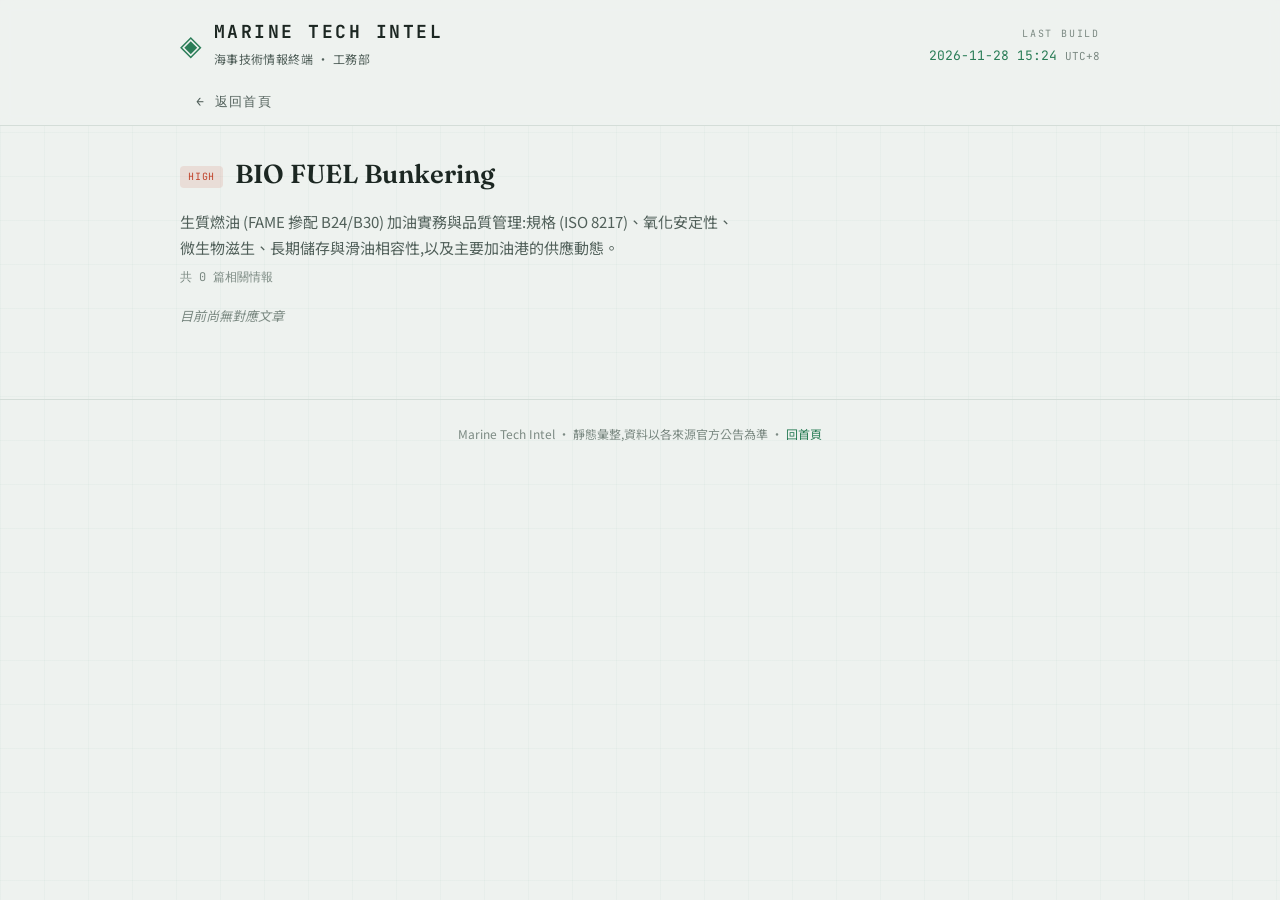
<file: topic-bio_fuel.html>
<!DOCTYPE html>
<html lang="zh-Hant">
<head>
  <meta charset="utf-8">
  <meta name="viewport" content="width=device-width, initial-scale=1">
  <!-- internal tool on a public URL: do not list in search results -->
  <meta name="robots" content="noindex, nofollow">
  <title>BIO FUEL Bunkering — Marine Tech Intel</title>
  <meta name="description" content="生質燃油 (FAME 摻配 B24/B30) 加油實務與品質管理:規格 (ISO 8217)、氧化安定性、微生物滋生、長期儲存與滑油相容性,以及主要加油港的供應動態。">
  <link rel="preconnect" href="https://fonts.googleapis.com">
  <link rel="preconnect" href="https://fonts.gstatic.com" crossorigin>
  <link href="https://fonts.googleapis.com/css2?family=Fraunces:opsz,wght@9..144,500;9..144,600&family=JetBrains+Mono:wght@400;500;700&family=Noto+Sans+TC:wght@400;500;700&display=swap" rel="stylesheet">
  <link rel="stylesheet" href="static/style.css?v=20261128152408">
</head>
<body>
  <header class="site-header">
    <div class="header-inner">
      <div class="brand">
        <span class="brand-mark">◈</span>
        <div class="brand-text">
          <h1>MARINE TECH INTEL</h1>
          <p class="brand-sub">海事技術情報終端 · 工務部</p>
        </div>
      </div>
      <div class="header-meta">
        <span class="meta-label">LAST BUILD</span>
        <span class="meta-value">2026-11-28 15:24 <span class="tz">UTC+8</span></span>
      </div>
    </div>
    <nav class="tabs">
      <a class="tab" href="index.html#topics">← 返回首頁</a>
    </nav>
  </header>

  <main class="site-main">
    <article class="brief-page">
      <div class="brief-page-head">
        <span class="topic-pri pri-high">HIGH</span>
        <h2 class="panel-title">BIO FUEL Bunkering</h2>
      </div>
      <p class="brief-page-summary">生質燃油 (FAME 摻配 B24/B30) 加油實務與品質管理:規格 (ISO 8217)、氧化安定性、微生物滋生、長期儲存與滑油相容性,以及主要加油港的供應動態。</p>
      <div class="brief-page-count">共 0 篇相關情報</div>

      
      <p class="source-empty">目前尚無對應文章</p>
      
    </article>
  </main>

  <footer class="site-footer">
    <p>Marine Tech Intel · 靜態彙整,資料以各來源官方公告為準 · <a href="index.html">回首頁</a></p>
  </footer>
</body>
</html>
</file>
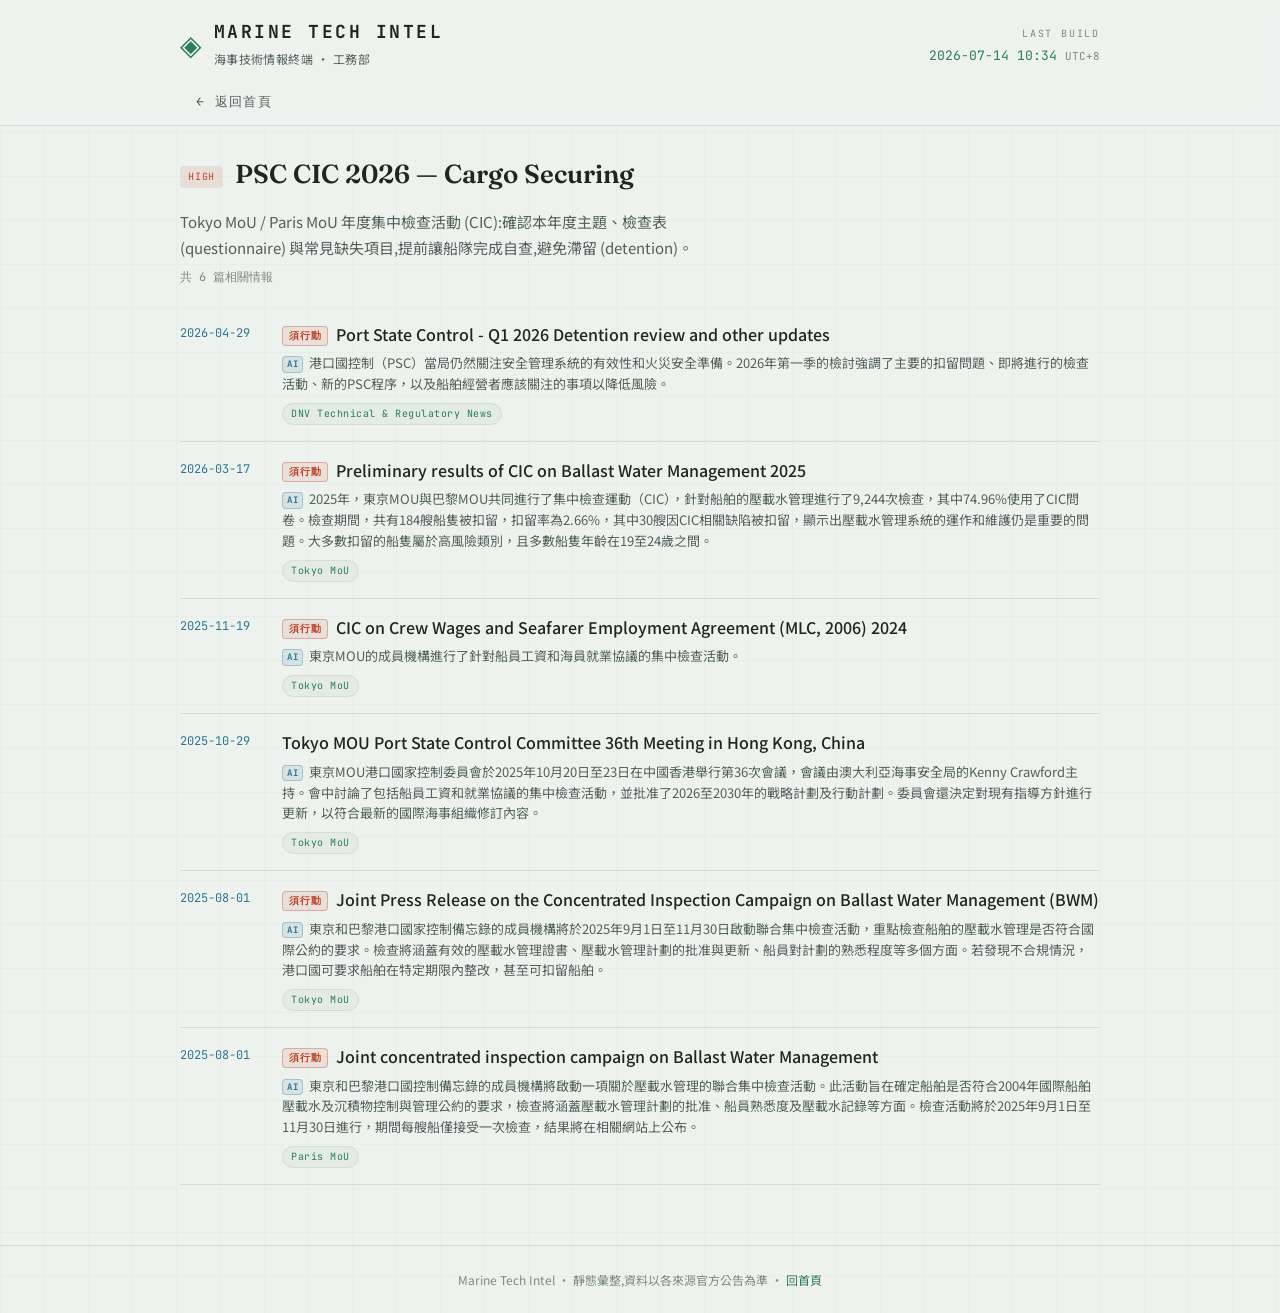
<file: topic-cic_2026.html>
<!DOCTYPE html>
<html lang="zh-Hant">
<head>
  <meta charset="utf-8">
  <meta name="viewport" content="width=device-width, initial-scale=1">
  <title>PSC CIC 2026 — Cargo Securing — Marine Tech Intel</title>
  <meta name="description" content="Tokyo MoU / Paris MoU 年度集中檢查活動 (CIC):確認本年度主題、檢查表 (questionnaire) 與常見缺失項目,提前讓船隊完成自查,避免滯留 (detention)。">
  <link rel="preconnect" href="https://fonts.googleapis.com">
  <link rel="preconnect" href="https://fonts.gstatic.com" crossorigin>
  <link href="https://fonts.googleapis.com/css2?family=Fraunces:opsz,wght@9..144,500;9..144,600&family=JetBrains+Mono:wght@400;500;700&family=Noto+Sans+TC:wght@400;500;700&display=swap" rel="stylesheet">
  <link rel="stylesheet" href="static/style.css?v=20260714103418">
</head>
<body>
  <header class="site-header">
    <div class="header-inner">
      <div class="brand">
        <span class="brand-mark">◈</span>
        <div class="brand-text">
          <h1>MARINE TECH INTEL</h1>
          <p class="brand-sub">海事技術情報終端 · 工務部</p>
        </div>
      </div>
      <div class="header-meta">
        <span class="meta-label">LAST BUILD</span>
        <span class="meta-value">2026-07-14 10:34 <span class="tz">UTC+8</span></span>
      </div>
    </div>
    <nav class="tabs">
      <a class="tab" href="index.html#topics">← 返回首頁</a>
    </nav>
  </header>

  <main class="site-main">
    <article class="brief-page">
      <div class="brief-page-head">
        <span class="topic-pri pri-high">HIGH</span>
        <h2 class="panel-title">PSC CIC 2026 — Cargo Securing</h2>
      </div>
      <p class="brief-page-summary">Tokyo MoU / Paris MoU 年度集中檢查活動 (CIC):確認本年度主題、檢查表 (questionnaire) 與常見缺失項目,提前讓船隊完成自查,避免滯留 (detention)。</p>
      <div class="brief-page-count">共 6 篇相關情報</div>

      
      <ol class="brief-list">
        
        <li class="brief-item">
          <div class="brief-date">2026-04-29</div>
          <div class="brief-body">
            <span class="imp-badge imp-action" title="AI 判定:有需採取行動或排程因應的事項,請以原文為準">須行動</span><a class="brief-link" href="https://www.dnv.com/news/2026/port-state-control-q1-2026-detention-review-and-other-updates/" target="_blank" rel="noopener">Port State Control - Q1 2026 Detention review and other updates</a>
            
            <p class="brief-summary"><span class="ai-tag" title="由 AI 依原文自動摘要,僅供快速參考,請以原文為準">AI</span>港口國控制（PSC）當局仍然關注安全管理系統的有效性和火災安全準備。2026年第一季的檢討強調了主要的扣留問題、即將進行的檢查活動、新的PSC程序，以及船舶經營者應該關注的事項以降低風險。</p>
            
            <div class="brief-meta"><span class="src-chip">DNV Technical &amp; Regulatory News</span></div>
          </div>
        </li>
        
        <li class="brief-item">
          <div class="brief-date">2026-03-17</div>
          <div class="brief-body">
            <span class="imp-badge imp-action" title="AI 判定:有需採取行動或排程因應的事項,請以原文為準">須行動</span><a class="brief-link" href="https://www.tokyo-mou.org/press-releases/2026/03/17/preliminary-results-of-cic-on-ballast-water-management-2025/" target="_blank" rel="noopener">Preliminary results of CIC on Ballast Water Management 2025</a>
            
            <p class="brief-summary"><span class="ai-tag" title="由 AI 依原文自動摘要,僅供快速參考,請以原文為準">AI</span>2025年，東京MOU與巴黎MOU共同進行了集中檢查運動（CIC），針對船舶的壓載水管理進行了9,244次檢查，其中74.96%使用了CIC問卷。檢查期間，共有184艘船隻被扣留，扣留率為2.66%，其中30艘因CIC相關缺陷被扣留，顯示出壓載水管理系統的運作和維護仍是重要的問題。大多數扣留的船隻屬於高風險類別，且多數船隻年齡在19至24歲之間。</p>
            
            <div class="brief-meta"><span class="src-chip">Tokyo MoU</span></div>
          </div>
        </li>
        
        <li class="brief-item">
          <div class="brief-date">2025-11-19</div>
          <div class="brief-body">
            <span class="imp-badge imp-action" title="AI 判定:有需採取行動或排程因應的事項,請以原文為準">須行動</span><a class="brief-link" href="https://www.tokyo-mou.org/cic-results/2025/11/19/cic-on-crew-wages-and-seafarer-employment-agreement-mlc-2006-2024/" target="_blank" rel="noopener">CIC on Crew Wages and Seafarer Employment Agreement (MLC, 2006) 2024</a>
            
            <p class="brief-summary"><span class="ai-tag" title="由 AI 依原文自動摘要,僅供快速參考,請以原文為準">AI</span>東京MOU的成員機構進行了針對船員工資和海員就業協議的集中檢查活動。</p>
            
            <div class="brief-meta"><span class="src-chip">Tokyo MoU</span></div>
          </div>
        </li>
        
        <li class="brief-item">
          <div class="brief-date">2025-10-29</div>
          <div class="brief-body">
            <a class="brief-link" href="https://www.tokyo-mou.org/press-releases/2025/10/29/tokyo-mou-port-state-control-committee-36th-meeting-in-hong-kong-china/" target="_blank" rel="noopener">Tokyo MOU Port State Control Committee 36th Meeting in Hong Kong, China</a>
            
            <p class="brief-summary"><span class="ai-tag" title="由 AI 依原文自動摘要,僅供快速參考,請以原文為準">AI</span>東京MOU港口國家控制委員會於2025年10月20日至23日在中國香港舉行第36次會議，會議由澳大利亞海事安全局的Kenny Crawford主持。會中討論了包括船員工資和就業協議的集中檢查活動，並批准了2026至2030年的戰略計劃及行動計劃。委員會還決定對現有指導方針進行更新，以符合最新的國際海事組織修訂內容。</p>
            
            <div class="brief-meta"><span class="src-chip">Tokyo MoU</span></div>
          </div>
        </li>
        
        <li class="brief-item">
          <div class="brief-date">2025-08-01</div>
          <div class="brief-body">
            <span class="imp-badge imp-action" title="AI 判定:有需採取行動或排程因應的事項,請以原文為準">須行動</span><a class="brief-link" href="https://www.tokyo-mou.org/press-releases/2025/08/01/joint-press-release-on-the-concentrated-inspection-campaign-on-ballast-water-management-bwm/" target="_blank" rel="noopener">Joint Press Release on the Concentrated Inspection Campaign on Ballast Water Management (BWM)</a>
            
            <p class="brief-summary"><span class="ai-tag" title="由 AI 依原文自動摘要,僅供快速參考,請以原文為準">AI</span>東京和巴黎港口國家控制備忘錄的成員機構將於2025年9月1日至11月30日啟動聯合集中檢查活動，重點檢查船舶的壓載水管理是否符合國際公約的要求。檢查將涵蓋有效的壓載水管理證書、壓載水管理計劃的批准與更新、船員對計劃的熟悉程度等多個方面。若發現不合規情況，港口國可要求船舶在特定期限內整改，甚至可扣留船舶。</p>
            
            <div class="brief-meta"><span class="src-chip">Tokyo MoU</span></div>
          </div>
        </li>
        
        <li class="brief-item">
          <div class="brief-date">2025-08-01</div>
          <div class="brief-body">
            <span class="imp-badge imp-action" title="AI 判定:有需採取行動或排程因應的事項,請以原文為準">須行動</span><a class="brief-link" href="https://parismou.org/2025/08/joint-concentrated-inspection-campaign-ballast-water-management" target="_blank" rel="noopener">Joint concentrated inspection campaign on Ballast Water Management</a>
            
            <p class="brief-summary"><span class="ai-tag" title="由 AI 依原文自動摘要,僅供快速參考,請以原文為準">AI</span>東京和巴黎港口國控制備忘錄的成員機構將啟動一項關於壓載水管理的聯合集中檢查活動。此活動旨在確定船舶是否符合2004年國際船舶壓載水及沉積物控制與管理公約的要求，檢查將涵蓋壓載水管理計劃的批准、船員熟悉度及壓載水記錄等方面。檢查活動將於2025年9月1日至11月30日進行，期間每艘船僅接受一次檢查，結果將在相關網站上公布。</p>
            
            <div class="brief-meta"><span class="src-chip">Paris MoU</span></div>
          </div>
        </li>
        
      </ol>
      
    </article>
  </main>

  <footer class="site-footer">
    <p>Marine Tech Intel · 靜態彙整,資料以各來源官方公告為準 · <a href="index.html">回首頁</a></p>
  </footer>
</body>
</html>
</file>
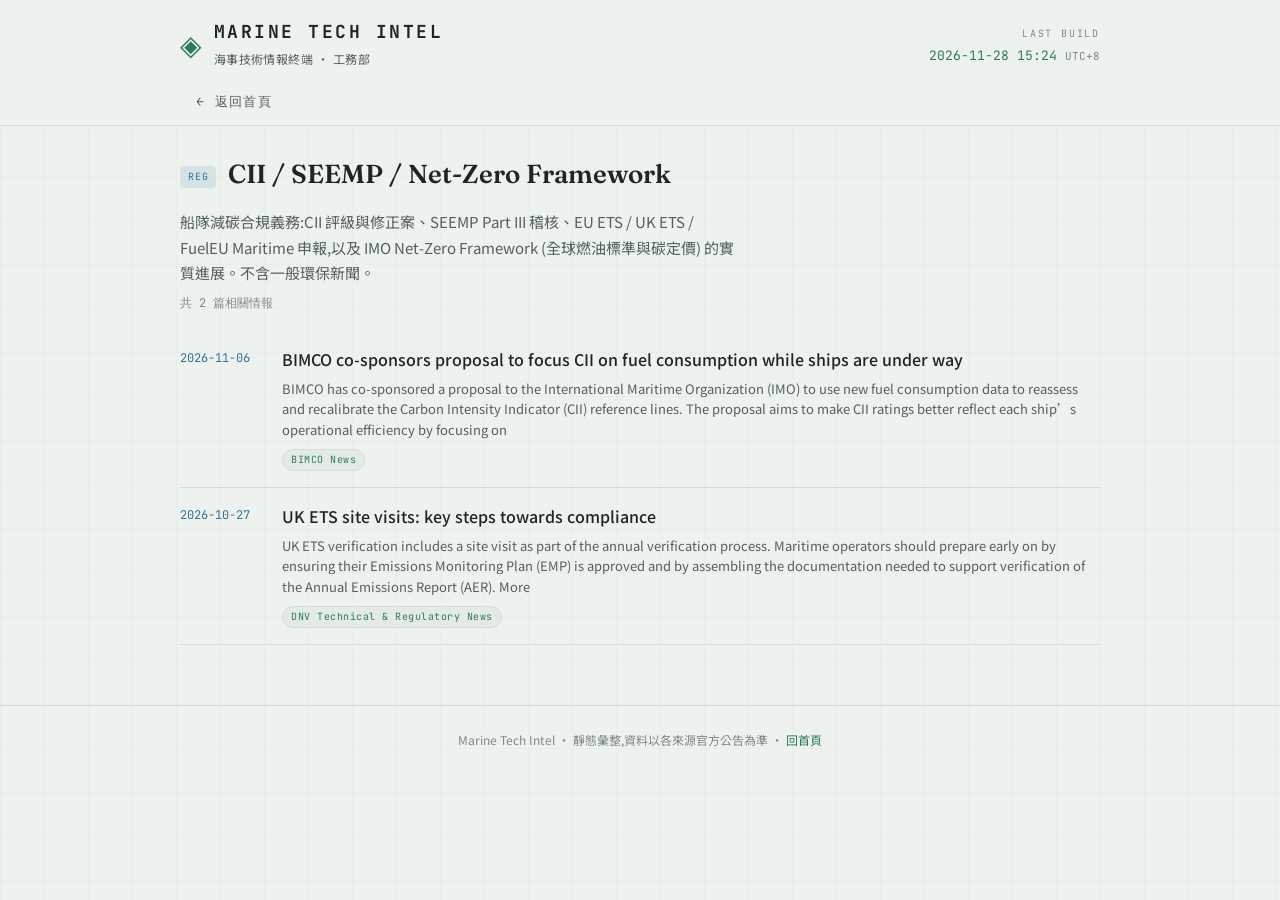
<file: topic-cii_ets.html>
<!DOCTYPE html>
<html lang="zh-Hant">
<head>
  <meta charset="utf-8">
  <meta name="viewport" content="width=device-width, initial-scale=1">
  <!-- internal tool on a public URL: do not list in search results -->
  <meta name="robots" content="noindex, nofollow">
  <title>CII / SEEMP / Net-Zero Framework — Marine Tech Intel</title>
  <meta name="description" content="船隊減碳合規義務:CII 評級與修正案、SEEMP Part III 稽核、EU ETS / UK ETS / FuelEU Maritime 申報,以及 IMO Net-Zero Framework (全球燃油標準與碳定價) 的實質進展。不含一般環保新聞。">
  <link rel="preconnect" href="https://fonts.googleapis.com">
  <link rel="preconnect" href="https://fonts.gstatic.com" crossorigin>
  <link href="https://fonts.googleapis.com/css2?family=Fraunces:opsz,wght@9..144,500;9..144,600&family=JetBrains+Mono:wght@400;500;700&family=Noto+Sans+TC:wght@400;500;700&display=swap" rel="stylesheet">
  <link rel="stylesheet" href="static/style.css?v=20261128152408">
</head>
<body>
  <header class="site-header">
    <div class="header-inner">
      <div class="brand">
        <span class="brand-mark">◈</span>
        <div class="brand-text">
          <h1>MARINE TECH INTEL</h1>
          <p class="brand-sub">海事技術情報終端 · 工務部</p>
        </div>
      </div>
      <div class="header-meta">
        <span class="meta-label">LAST BUILD</span>
        <span class="meta-value">2026-11-28 15:24 <span class="tz">UTC+8</span></span>
      </div>
    </div>
    <nav class="tabs">
      <a class="tab" href="index.html#topics">← 返回首頁</a>
    </nav>
  </header>

  <main class="site-main">
    <article class="brief-page">
      <div class="brief-page-head">
        <span class="topic-pri pri-reg">REG</span>
        <h2 class="panel-title">CII / SEEMP / Net-Zero Framework</h2>
      </div>
      <p class="brief-page-summary">船隊減碳合規義務:CII 評級與修正案、SEEMP Part III 稽核、EU ETS / UK ETS / FuelEU Maritime 申報,以及 IMO Net-Zero Framework (全球燃油標準與碳定價) 的實質進展。不含一般環保新聞。</p>
      <div class="brief-page-count">共 2 篇相關情報</div>

      
      <ol class="brief-list">
        
        <li class="brief-item">
          <div class="brief-date">2026-11-06</div>
          <div class="brief-body">
            <a class="brief-link" href="https://www.bimco.org/news-insights/bimco-news/2026/11/06-cii-imo/" target="_blank" rel="noopener">BIMCO co-sponsors proposal to focus CII on fuel consumption while ships are under way</a>
            
            <p class="brief-summary">BIMCO has co-sponsored a proposal to the International Maritime Organization (IMO) to use new fuel consumption data to reassess and recalibrate the Carbon Intensity Indicator (CII) reference lines. The proposal aims to make CII ratings better reflect each ship’s operational efficiency by focusing on</p>
            
            <div class="brief-meta"><span class="src-chip">BIMCO News</span></div>
          </div>
        </li>
        
        <li class="brief-item">
          <div class="brief-date">2026-10-27</div>
          <div class="brief-body">
            <a class="brief-link" href="https://www.dnv.com/news/2026/uk-ets-site-visits-key-steps-towards-compliance/" target="_blank" rel="noopener">UK ETS site visits: key steps towards compliance</a>
            
            <p class="brief-summary">UK ETS verification includes a site visit as part of the annual verification process. Maritime operators should prepare early on by ensuring their Emissions Monitoring Plan (EMP) is approved and by assembling the documentation needed to support verification of the Annual Emissions Report (AER). More</p>
            
            <div class="brief-meta"><span class="src-chip">DNV Technical &amp; Regulatory News</span></div>
          </div>
        </li>
        
      </ol>
      
    </article>
  </main>

  <footer class="site-footer">
    <p>Marine Tech Intel · 靜態彙整,資料以各來源官方公告為準 · <a href="index.html">回首頁</a></p>
  </footer>
</body>
</html>
</file>
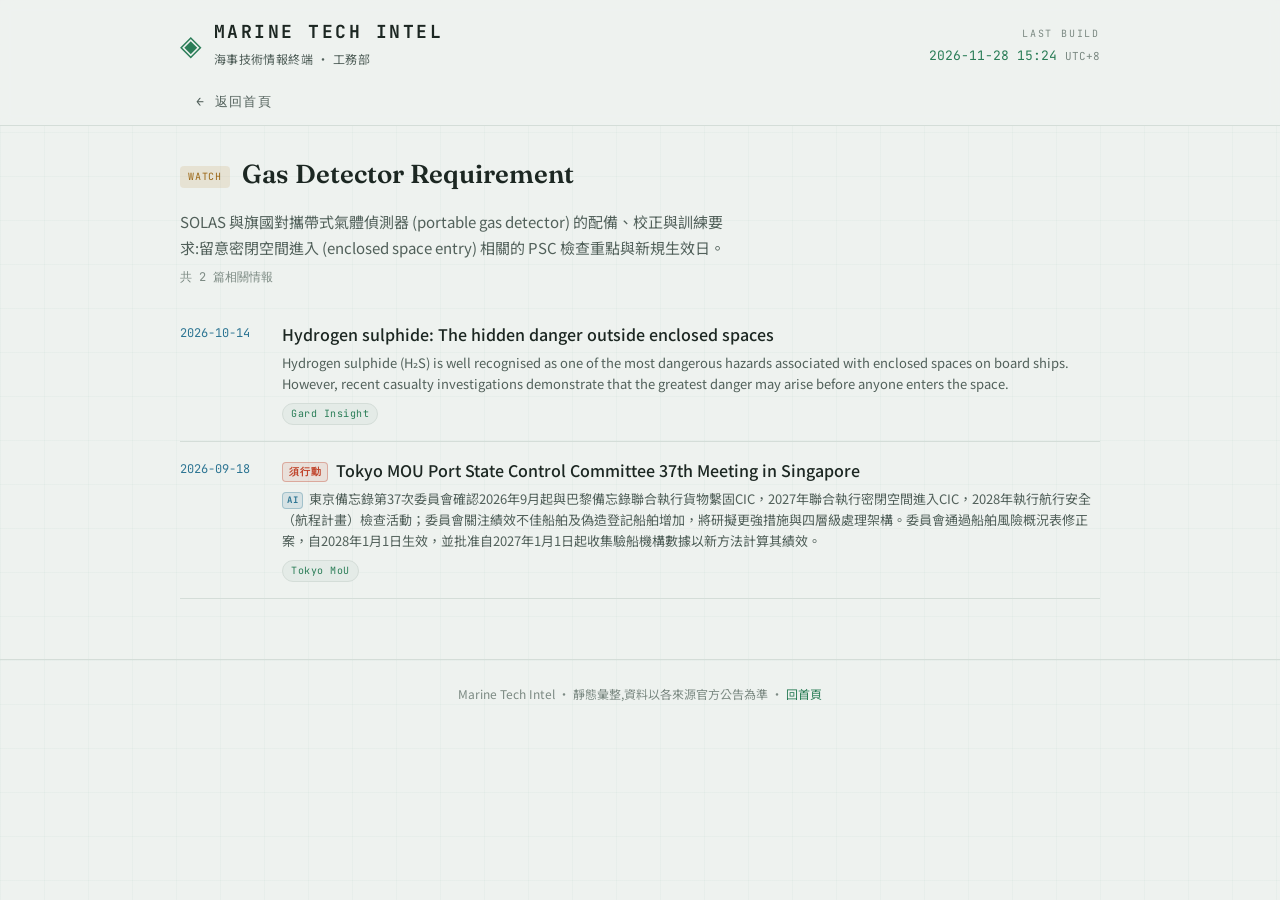
<file: topic-gas_detector.html>
<!DOCTYPE html>
<html lang="zh-Hant">
<head>
  <meta charset="utf-8">
  <meta name="viewport" content="width=device-width, initial-scale=1">
  <!-- internal tool on a public URL: do not list in search results -->
  <meta name="robots" content="noindex, nofollow">
  <title>Gas Detector Requirement — Marine Tech Intel</title>
  <meta name="description" content="SOLAS 與旗國對攜帶式氣體偵測器 (portable gas detector) 的配備、校正與訓練要求:留意密閉空間進入 (enclosed space entry) 相關的 PSC 檢查重點與新規生效日。">
  <link rel="preconnect" href="https://fonts.googleapis.com">
  <link rel="preconnect" href="https://fonts.gstatic.com" crossorigin>
  <link href="https://fonts.googleapis.com/css2?family=Fraunces:opsz,wght@9..144,500;9..144,600&family=JetBrains+Mono:wght@400;500;700&family=Noto+Sans+TC:wght@400;500;700&display=swap" rel="stylesheet">
  <link rel="stylesheet" href="static/style.css?v=20261128152408">
</head>
<body>
  <header class="site-header">
    <div class="header-inner">
      <div class="brand">
        <span class="brand-mark">◈</span>
        <div class="brand-text">
          <h1>MARINE TECH INTEL</h1>
          <p class="brand-sub">海事技術情報終端 · 工務部</p>
        </div>
      </div>
      <div class="header-meta">
        <span class="meta-label">LAST BUILD</span>
        <span class="meta-value">2026-11-28 15:24 <span class="tz">UTC+8</span></span>
      </div>
    </div>
    <nav class="tabs">
      <a class="tab" href="index.html#topics">← 返回首頁</a>
    </nav>
  </header>

  <main class="site-main">
    <article class="brief-page">
      <div class="brief-page-head">
        <span class="topic-pri pri-watch">WATCH</span>
        <h2 class="panel-title">Gas Detector Requirement</h2>
      </div>
      <p class="brief-page-summary">SOLAS 與旗國對攜帶式氣體偵測器 (portable gas detector) 的配備、校正與訓練要求:留意密閉空間進入 (enclosed space entry) 相關的 PSC 檢查重點與新規生效日。</p>
      <div class="brief-page-count">共 2 篇相關情報</div>

      
      <ol class="brief-list">
        
        <li class="brief-item">
          <div class="brief-date">2026-10-14</div>
          <div class="brief-body">
            <a class="brief-link" href="https://gard.no/en/insights/hydrogen-sulphide-the-hidden-danger-outside-enclosed-spaces/" target="_blank" rel="noopener">Hydrogen sulphide: The hidden danger outside enclosed spaces</a>
            
            <p class="brief-summary">Hydrogen sulphide (H₂S) is well recognised as one of the most dangerous hazards associated with enclosed spaces on board ships. However, recent casualty investigations demonstrate that the greatest danger may arise before anyone enters the space.</p>
            
            <div class="brief-meta"><span class="src-chip">Gard Insight</span></div>
          </div>
        </li>
        
        <li class="brief-item">
          <div class="brief-date">2026-09-18</div>
          <div class="brief-body">
            <span class="imp-badge imp-action" title="AI 判定:有需採取行動或排程因應的事項,請以原文為準">須行動</span><a class="brief-link" href="https://www.tokyo-mou.org/press-releases/2026/09/18/tokyo-mou-port-state-control-committee-37th-meeting-in-singapore/" target="_blank" rel="noopener">Tokyo MOU Port State Control Committee 37th Meeting in Singapore</a>
            
            <p class="brief-summary"><span class="ai-tag" title="由 AI 依原文自動摘要,僅供快速參考,請以原文為準">AI</span>東京備忘錄第37次委員會確認2026年9月起與巴黎備忘錄聯合執行貨物繫固CIC，2027年聯合執行密閉空間進入CIC，2028年執行航行安全（航程計畫）檢查活動；委員會關注績效不佳船舶及偽造登記船舶增加，將研擬更強措施與四層級處理架構。委員會通過船舶風險概況表修正案，自2028年1月1日生效，並批准自2027年1月1日起收集驗船機構數據以新方法計算其績效。</p>
            
            <div class="brief-meta"><span class="src-chip">Tokyo MoU</span></div>
          </div>
        </li>
        
      </ol>
      
    </article>
  </main>

  <footer class="site-footer">
    <p>Marine Tech Intel · 靜態彙整,資料以各來源官方公告為準 · <a href="index.html">回首頁</a></p>
  </footer>
</body>
</html>
</file>
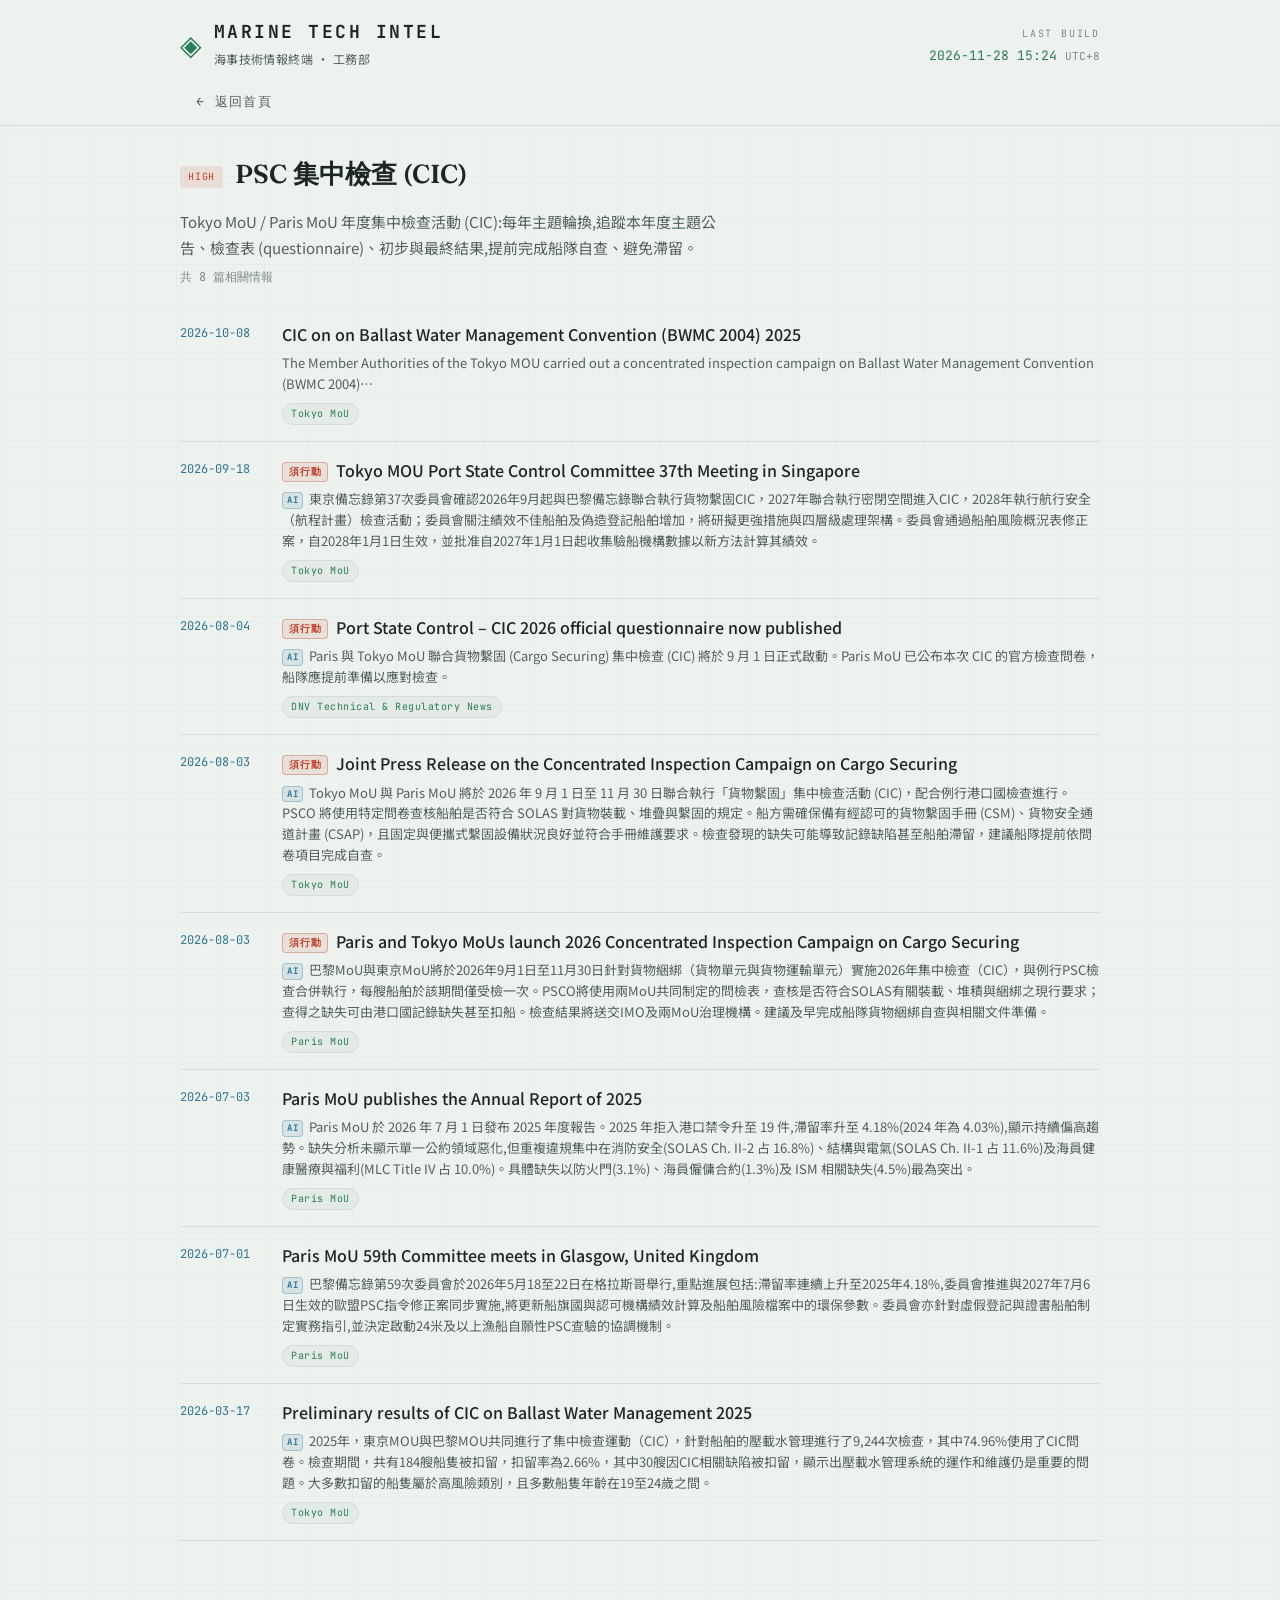
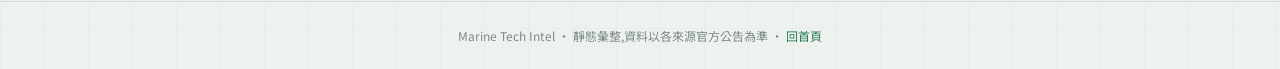
<file: topic-psc_cic.html>
<!DOCTYPE html>
<html lang="zh-Hant">
<head>
  <meta charset="utf-8">
  <meta name="viewport" content="width=device-width, initial-scale=1">
  <!-- internal tool on a public URL: do not list in search results -->
  <meta name="robots" content="noindex, nofollow">
  <title>PSC 集中檢查 (CIC) — Marine Tech Intel</title>
  <meta name="description" content="Tokyo MoU / Paris MoU 年度集中檢查活動 (CIC):每年主題輪換,追蹤本年度主題公告、檢查表 (questionnaire)、初步與最終結果,提前完成船隊自查、避免滯留。">
  <link rel="preconnect" href="https://fonts.googleapis.com">
  <link rel="preconnect" href="https://fonts.gstatic.com" crossorigin>
  <link href="https://fonts.googleapis.com/css2?family=Fraunces:opsz,wght@9..144,500;9..144,600&family=JetBrains+Mono:wght@400;500;700&family=Noto+Sans+TC:wght@400;500;700&display=swap" rel="stylesheet">
  <link rel="stylesheet" href="static/style.css?v=20261128152408">
</head>
<body>
  <header class="site-header">
    <div class="header-inner">
      <div class="brand">
        <span class="brand-mark">◈</span>
        <div class="brand-text">
          <h1>MARINE TECH INTEL</h1>
          <p class="brand-sub">海事技術情報終端 · 工務部</p>
        </div>
      </div>
      <div class="header-meta">
        <span class="meta-label">LAST BUILD</span>
        <span class="meta-value">2026-11-28 15:24 <span class="tz">UTC+8</span></span>
      </div>
    </div>
    <nav class="tabs">
      <a class="tab" href="index.html#topics">← 返回首頁</a>
    </nav>
  </header>

  <main class="site-main">
    <article class="brief-page">
      <div class="brief-page-head">
        <span class="topic-pri pri-high">HIGH</span>
        <h2 class="panel-title">PSC 集中檢查 (CIC)</h2>
      </div>
      <p class="brief-page-summary">Tokyo MoU / Paris MoU 年度集中檢查活動 (CIC):每年主題輪換,追蹤本年度主題公告、檢查表 (questionnaire)、初步與最終結果,提前完成船隊自查、避免滯留。</p>
      <div class="brief-page-count">共 8 篇相關情報</div>

      
      <ol class="brief-list">
        
        <li class="brief-item">
          <div class="brief-date">2026-10-08</div>
          <div class="brief-body">
            <a class="brief-link" href="https://www.tokyo-mou.org/cic-results/2026/10/08/cic-on-on-ballast-water-management-convention-bwmc-2004/" target="_blank" rel="noopener">CIC on on Ballast Water Management Convention (BWMC 2004) 2025</a>
            
            <p class="brief-summary">The Member Authorities of the Tokyo MOU carried out a concentrated inspection campaign on Ballast Water Management Convention (BWMC 2004)…</p>
            
            <div class="brief-meta"><span class="src-chip">Tokyo MoU</span></div>
          </div>
        </li>
        
        <li class="brief-item">
          <div class="brief-date">2026-09-18</div>
          <div class="brief-body">
            <span class="imp-badge imp-action" title="AI 判定:有需採取行動或排程因應的事項,請以原文為準">須行動</span><a class="brief-link" href="https://www.tokyo-mou.org/press-releases/2026/09/18/tokyo-mou-port-state-control-committee-37th-meeting-in-singapore/" target="_blank" rel="noopener">Tokyo MOU Port State Control Committee 37th Meeting in Singapore</a>
            
            <p class="brief-summary"><span class="ai-tag" title="由 AI 依原文自動摘要,僅供快速參考,請以原文為準">AI</span>東京備忘錄第37次委員會確認2026年9月起與巴黎備忘錄聯合執行貨物繫固CIC，2027年聯合執行密閉空間進入CIC，2028年執行航行安全（航程計畫）檢查活動；委員會關注績效不佳船舶及偽造登記船舶增加，將研擬更強措施與四層級處理架構。委員會通過船舶風險概況表修正案，自2028年1月1日生效，並批准自2027年1月1日起收集驗船機構數據以新方法計算其績效。</p>
            
            <div class="brief-meta"><span class="src-chip">Tokyo MoU</span></div>
          </div>
        </li>
        
        <li class="brief-item">
          <div class="brief-date">2026-08-04</div>
          <div class="brief-body">
            <span class="imp-badge imp-action" title="AI 判定:有需採取行動或排程因應的事項,請以原文為準">須行動</span><a class="brief-link" href="https://www.dnv.com/news/2026/port-state-control-cic-2026-official-questionnaire-now-published/" target="_blank" rel="noopener">Port State Control – CIC 2026 official questionnaire now published</a>
            
            <p class="brief-summary"><span class="ai-tag" title="由 AI 依原文自動摘要,僅供快速參考,請以原文為準">AI</span>Paris 與 Tokyo MoU 聯合貨物繫固 (Cargo Securing) 集中檢查 (CIC) 將於 9 月 1 日正式啟動。Paris MoU 已公布本次 CIC 的官方檢查問卷，船隊應提前準備以應對檢查。</p>
            
            <div class="brief-meta"><span class="src-chip">DNV Technical &amp; Regulatory News</span></div>
          </div>
        </li>
        
        <li class="brief-item">
          <div class="brief-date">2026-08-03</div>
          <div class="brief-body">
            <span class="imp-badge imp-action" title="AI 判定:有需採取行動或排程因應的事項,請以原文為準">須行動</span><a class="brief-link" href="https://www.tokyo-mou.org/press-releases/2026/08/03/joint-press-release-on-the-concentrated-inspection-campaign-on-cargo-securing/" target="_blank" rel="noopener">Joint Press Release on the Concentrated Inspection Campaign on Cargo Securing</a>
            
            <p class="brief-summary"><span class="ai-tag" title="由 AI 依原文自動摘要,僅供快速參考,請以原文為準">AI</span>Tokyo MoU 與 Paris MoU 將於 2026 年 9 月 1 日至 11 月 30 日聯合執行「貨物繫固」集中檢查活動 (CIC)，配合例行港口國檢查進行。PSCO 將使用特定問卷查核船舶是否符合 SOLAS 對貨物裝載、堆疊與繫固的規定。船方需確保備有經認可的貨物繫固手冊 (CSM)、貨物安全通道計畫 (CSAP)，且固定與便攜式繫固設備狀況良好並符合手冊維護要求。檢查發現的缺失可能導致記錄缺陷甚至船舶滯留，建議船隊提前依問卷項目完成自查。</p>
            
            <div class="brief-meta"><span class="src-chip">Tokyo MoU</span></div>
          </div>
        </li>
        
        <li class="brief-item">
          <div class="brief-date">2026-08-03</div>
          <div class="brief-body">
            <span class="imp-badge imp-action" title="AI 判定:有需採取行動或排程因應的事項,請以原文為準">須行動</span><a class="brief-link" href="https://parismou.org/paris-and-tokyo-mous-launch-2026-concentrated-inspection-campaign-on-cargo-securing/" target="_blank" rel="noopener">Paris and Tokyo MoUs launch 2026 Concentrated Inspection Campaign on Cargo Securing</a>
            
            <p class="brief-summary"><span class="ai-tag" title="由 AI 依原文自動摘要,僅供快速參考,請以原文為準">AI</span>巴黎MoU與東京MoU將於2026年9月1日至11月30日針對貨物綑綁（貨物單元與貨物運輸單元）實施2026年集中檢查（CIC），與例行PSC檢查合併執行，每艘船舶於該期間僅受檢一次。PSCO將使用兩MoU共同制定的問檢表，查核是否符合SOLAS有關裝載、堆積與綑綁之現行要求；查得之缺失可由港口國記錄缺失甚至扣船。檢查結果將送交IMO及兩MoU治理機構。建議及早完成船隊貨物綑綁自查與相關文件準備。</p>
            
            <div class="brief-meta"><span class="src-chip">Paris MoU</span></div>
          </div>
        </li>
        
        <li class="brief-item">
          <div class="brief-date">2026-07-03</div>
          <div class="brief-body">
            <a class="brief-link" href="https://parismou.org/paris-mou-publishes-the-annual-report-of-2025/" target="_blank" rel="noopener">Paris MoU publishes the Annual Report of 2025</a>
            
            <p class="brief-summary"><span class="ai-tag" title="由 AI 依原文自動摘要,僅供快速參考,請以原文為準">AI</span>Paris MoU 於 2026 年 7 月 1 日發布 2025 年度報告。2025 年拒入港口禁令升至 19 件,滯留率升至 4.18%(2024 年為 4.03%),顯示持續偏高趨勢。缺失分析未顯示單一公約領域惡化,但重複違規集中在消防安全(SOLAS Ch. II-2 占 16.8%)、結構與電氣(SOLAS Ch. II-1 占 11.6%)及海員健康醫療與福利(MLC Title IV 占 10.0%)。具體缺失以防火門(3.1%)、海員僱傭合約(1.3%)及 ISM 相關缺失(4.5%)最為突出。</p>
            
            <div class="brief-meta"><span class="src-chip">Paris MoU</span></div>
          </div>
        </li>
        
        <li class="brief-item">
          <div class="brief-date">2026-07-01</div>
          <div class="brief-body">
            <a class="brief-link" href="https://parismou.org/paris-mou-59th-committee-meets-in-glasgow-united-kingdom/" target="_blank" rel="noopener">Paris MoU 59th Committee meets in Glasgow, United Kingdom</a>
            
            <p class="brief-summary"><span class="ai-tag" title="由 AI 依原文自動摘要,僅供快速參考,請以原文為準">AI</span>巴黎備忘錄第59次委員會於2026年5月18至22日在格拉斯哥舉行,重點進展包括:滯留率連續上升至2025年4.18%,委員會推進與2027年7月6日生效的歐盟PSC指令修正案同步實施,將更新船旗國與認可機構績效計算及船舶風險檔案中的環保參數。委員會亦針對虛假登記與證書船舶制定實務指引,並決定啟動24米及以上漁船自願性PSC查驗的協調機制。</p>
            
            <div class="brief-meta"><span class="src-chip">Paris MoU</span></div>
          </div>
        </li>
        
        <li class="brief-item">
          <div class="brief-date">2026-03-17</div>
          <div class="brief-body">
            <a class="brief-link" href="https://www.tokyo-mou.org/press-releases/2026/03/17/preliminary-results-of-cic-on-ballast-water-management-2025/" target="_blank" rel="noopener">Preliminary results of CIC on Ballast Water Management 2025</a>
            
            <p class="brief-summary"><span class="ai-tag" title="由 AI 依原文自動摘要,僅供快速參考,請以原文為準">AI</span>2025年，東京MOU與巴黎MOU共同進行了集中檢查運動（CIC），針對船舶的壓載水管理進行了9,244次檢查，其中74.96%使用了CIC問卷。檢查期間，共有184艘船隻被扣留，扣留率為2.66%，其中30艘因CIC相關缺陷被扣留，顯示出壓載水管理系統的運作和維護仍是重要的問題。大多數扣留的船隻屬於高風險類別，且多數船隻年齡在19至24歲之間。</p>
            
            <div class="brief-meta"><span class="src-chip">Tokyo MoU</span></div>
          </div>
        </li>
        
      </ol>
      
    </article>
  </main>

  <footer class="site-footer">
    <p>Marine Tech Intel · 靜態彙整,資料以各來源官方公告為準 · <a href="index.html">回首頁</a></p>
  </footer>
</body>
</html>
</file>
<file: static/style.css>
/* Marine Tech Intel — dark "bridge dashboard" theme (spec section 8) */

:root {
  /* Light "harbour daylight" palette — soft off-white backgrounds (no pure
     white), deep slate-green text (no pure black) and muted nautical accents,
     kept gentle on the eyes. */
  --bg-0: #eef2ef;   /* main background — soft warm off-white */
  --bg-1: #ffffff;   /* card background */
  --bg-2: #e4ebe7;   /* raised / hover */
  --line: #d4ddd8;   /* hairline borders */
  --accent: #2a7d57; /* nautical green (deep sea green, AA on white) */
  --warn: #9a6614;   /* warning amber (darkened for AA on white) */
  --crit: #c0432a;   /* critical red (muted brick) */
  --info: #2d7593;   /* info blue (deep steel) */
  --text-0: #1c2722; /* primary text — deep slate-green, not pure black */
  --text-1: #51605a; /* secondary text */
  --text-2: #7c8a83; /* muted */

  --font-head: "Fraunces", Georgia, serif;
  --font-body: "Noto Sans TC", system-ui, sans-serif;
  --font-mono: "JetBrains Mono", ui-monospace, monospace;

  --maxw: 960px;
  --radius: 10px;
}

* { box-sizing: border-box; }

html { scroll-behavior: smooth; }

body {
  margin: 0;
  background: var(--bg-0);
  color: var(--text-0);
  font-family: var(--font-body);
  line-height: 1.6;
  /* subtle radar-grid texture behind everything (kept very faint) */
  background-image:
    linear-gradient(rgba(47, 143, 99, 0.035) 1px, transparent 1px),
    linear-gradient(90deg, rgba(47, 143, 99, 0.035) 1px, transparent 1px);
  background-size: 44px 44px;
}

a { color: var(--accent); text-decoration: none; }
a:hover { text-decoration: underline; }

/* ---------- header ---------- */
.site-header {
  border-bottom: 1px solid var(--line);
  background: rgba(238, 242, 239, 0.88);
  backdrop-filter: blur(6px);
  position: sticky;
  top: 0;
  z-index: 10;
}
.header-inner {
  max-width: var(--maxw);
  margin: 0 auto;
  padding: 18px 20px 14px;
  display: flex;
  align-items: flex-end;
  justify-content: space-between;
  gap: 16px;
  flex-wrap: wrap;
}
.brand { display: flex; align-items: center; gap: 12px; }
.brand-mark { color: var(--accent); font-size: 28px; line-height: 1; }
.brand-text h1 {
  font-family: var(--font-mono);
  font-size: 18px;
  font-weight: 700;
  letter-spacing: 0.14em;
  margin: 0;
  color: var(--text-0);
}
.brand-sub { margin: 2px 0 0; font-size: 12px; color: var(--text-1); letter-spacing: 0.04em; }
.header-meta { text-align: right; font-family: var(--font-mono); }
.meta-label { display: block; font-size: 10px; color: var(--text-2); letter-spacing: 0.18em; }
.meta-value { font-size: 13px; color: var(--accent); }
.tz { color: var(--text-2); font-size: 11px; }

/* ---------- tabs ---------- */
.tabs {
  max-width: var(--maxw);
  margin: 0 auto;
  padding: 0 20px;
  display: flex;
  gap: 4px;
}
.tab {
  appearance: none;
  background: none;
  border: none;
  border-bottom: 2px solid transparent;
  color: var(--text-1);
  font-family: var(--font-mono);
  font-size: 13px;
  font-weight: 500;
  letter-spacing: 0.1em;
  padding: 10px 16px;
  cursor: pointer;
  transition: color 0.15s, border-color 0.15s;
}
.tab:hover { color: var(--text-0); }
.tab.is-active { color: var(--accent); border-bottom-color: var(--accent); }

/* ---------- layout ---------- */
.site-main { max-width: var(--maxw); margin: 0 auto; padding: 28px 20px 60px; }
.panel { display: none; animation: fade 0.25s ease; }
.panel.is-active { display: block; }
@keyframes fade { from { opacity: 0; transform: translateY(4px); } to { opacity: 1; transform: none; } }

.panel-head { margin-bottom: 22px; }
.panel-title {
  font-family: var(--font-head);
  font-size: 26px;
  font-weight: 600;
  margin: 0 0 4px;
  color: var(--text-0);
}
.panel-desc { margin: 0; color: var(--text-1); font-size: 14px; }

/* ---------- search ---------- */
.search-bar {
  display: flex;
  align-items: center;
  gap: 10px;
  margin-bottom: 22px;
}
#search-input {
  flex: 1;
  font-family: var(--font-body);
  font-size: 15px;
  color: var(--text-0);
  background: var(--bg-1);
  border: 1px solid var(--line);
  border-radius: var(--radius);
  padding: 11px 14px;
  outline: none;
  transition: border-color 0.15s, box-shadow 0.15s;
}
#search-input::placeholder { color: var(--text-2); }
#search-input:focus {
  border-color: var(--accent);
  box-shadow: 0 0 0 3px rgba(42, 125, 87, 0.12);
}
.search-count {
  font-family: var(--font-mono);
  font-size: 12px;
  color: var(--text-2);
  white-space: nowrap;
}

/* ---------- BRIEF ---------- */
.brief-list { list-style: none; margin: 0; padding: 0; }
.brief-item {
  display: flex;
  gap: 18px;
  padding: 16px 0;
  border-bottom: 1px solid var(--line);
}
.brief-date {
  font-family: var(--font-mono);
  font-size: 12px;
  color: var(--info);
  white-space: nowrap;
  padding-top: 2px;
  min-width: 84px;
}
.brief-body { flex: 1; }
.brief-link { font-size: 16px; font-weight: 500; color: var(--text-0); }
.brief-link:hover { color: var(--accent); }
.brief-summary { margin: 6px 0 0; font-size: 13px; color: var(--text-1); }

/* AI-generated summary marker — make machine origin visible, not official */
.ai-tag {
  display: inline-block;
  font-family: var(--font-mono);
  font-size: 9px;
  font-weight: 700;
  letter-spacing: 0.08em;
  color: var(--info);
  background: rgba(45, 117, 147, 0.12);
  border: 1px solid rgba(45, 117, 147, 0.3);
  border-radius: 4px;
  padding: 0 4px;
  margin-right: 6px;
  vertical-align: 1px;
  cursor: help;
}
/* AI importance rating — "須行動" flags items needing action/scheduling */
.imp-badge {
  display: inline-block;
  font-family: var(--font-mono);
  font-size: 10px;
  font-weight: 700;
  letter-spacing: 0.08em;
  border-radius: 4px;
  padding: 1px 6px;
  margin-right: 8px;
  vertical-align: 2px;
  white-space: nowrap;
  cursor: help;
}
.imp-action {
  color: var(--crit);
  background: rgba(192, 67, 42, 0.1);
  border: 1px solid rgba(192, 67, 42, 0.35);
}

/* first crawled within the last 48h — today's additions at a glance */
.new-badge {
  display: inline-block;
  font-family: var(--font-mono);
  font-size: 10px;
  font-weight: 700;
  letter-spacing: 0.08em;
  color: #fff;
  background: var(--accent);
  border-radius: 4px;
  padding: 1px 6px;
  margin-right: 8px;
  vertical-align: 2px;
  white-space: nowrap;
  cursor: help;
}

.item-summary { margin: 4px 0 0; font-size: 13px; color: var(--text-1); line-height: 1.55; }
.brief-meta { margin-top: 8px; display: flex; flex-wrap: wrap; gap: 6px; }

.src-chip, .topic-chip {
  font-family: var(--font-mono);
  font-size: 10px;
  letter-spacing: 0.05em;
  padding: 2px 8px;
  border-radius: 20px;
}
.src-chip { background: var(--bg-2); color: var(--accent); border: 1px solid var(--line); }
.topic-chip { background: rgba(45, 117, 147, 0.1); color: var(--info); border: 1px solid rgba(45, 117, 147, 0.22); }

/* ---------- SOURCES ---------- */
.source-grid {
  display: grid;
  grid-template-columns: repeat(auto-fill, minmax(280px, 1fr));
  gap: 16px;
}
.source-card {
  background: var(--bg-1);
  border: 1px solid var(--line);
  border-radius: var(--radius);
  padding: 18px;
  display: flex;
  flex-direction: column;
  box-shadow: 0 1px 3px rgba(28, 39, 34, 0.06), 0 6px 16px rgba(28, 39, 34, 0.04);
}
.source-card-head {
  display: flex;
  justify-content: space-between;
  align-items: flex-start;
  gap: 10px;
  margin-bottom: 12px;
}
.source-name { font-family: var(--font-head); font-size: 18px; margin: 0; }
.source-cat {
  font-family: var(--font-mono);
  font-size: 10px;
  color: var(--text-2);
  letter-spacing: 0.08em;
}
.source-status { display: flex; flex-direction: column; align-items: flex-end; gap: 4px; }
.status-badge {
  font-family: var(--font-mono);
  font-size: 10px;
  padding: 2px 8px;
  border-radius: 4px;
}
.status-error { background: rgba(192, 67, 42, 0.12); color: var(--crit); border: 1px solid rgba(192, 67, 42, 0.32); }
.freshness { font-family: var(--font-mono); font-size: 11px; white-space: nowrap; }
.freshness-ok { color: var(--accent); }
.freshness-warn { color: var(--warn); }
.freshness-crit { color: var(--crit); }

.source-items { list-style: none; margin: 0 0 12px; padding: 0; flex: 1; }
.source-items li {
  padding: 8px 0;
  border-top: 1px solid var(--line);
  font-size: 13px;
}
.source-items a { color: var(--text-0); }
.source-items a:hover { color: var(--accent); }
.item-date { display: block; font-family: var(--font-mono); font-size: 11px; color: var(--text-2); margin-top: 2px; }
.source-empty { color: var(--text-2); font-size: 13px; font-style: italic; }
.source-foot { font-family: var(--font-mono); font-size: 12px; margin-top: auto; }

/* ---------- AI radar (emerging-theme block inside the TOPICS tab) ---------- */
.radar-section {
  margin-top: 36px;
  padding-top: 22px;
  border-top: 1px dashed var(--line);
}
.radar-subhead {
  font-family: var(--font-head);
  font-size: 20px;
  font-weight: 600;
  margin: 0 0 4px;
  color: var(--text-0);
}
.radar-section .panel-desc { margin-bottom: 16px; }
.radar-list {
  display: grid;
  grid-template-columns: repeat(auto-fill, minmax(300px, 1fr));
  gap: 16px;
}
.radar-card {
  background: var(--bg-1);
  border: 1px solid var(--line);
  border-radius: var(--radius);
  padding: 18px;
  box-shadow: 0 1px 3px rgba(28, 39, 34, 0.06), 0 6px 16px rgba(28, 39, 34, 0.04);
}
.radar-card-head { display: flex; align-items: baseline; justify-content: space-between; gap: 10px; }
.radar-name { font-family: var(--font-head); font-size: 18px; margin: 0; color: var(--text-0); }
.radar-count {
  font-family: var(--font-mono);
  font-size: 11px;
  color: var(--text-1);
  background: var(--bg-2);
  border-radius: 20px;
  padding: 1px 9px;
  white-space: nowrap;
}
.radar-why { color: var(--text-1); font-size: 13px; margin: 8px 0 12px; }
.radar-items { list-style: none; margin: 0; padding: 0; }
.radar-items li { padding: 8px 0; border-top: 1px solid var(--line); font-size: 13px; }
.radar-items a { color: var(--text-0); }
.radar-items a:hover { color: var(--accent); }

/* ---------- HOT TOPICS ---------- */
.topic-list { display: flex; flex-direction: column; gap: 12px; }
.topic-card {
  background: var(--bg-1);
  border: 1px solid var(--line);
  border-radius: var(--radius);
  overflow: hidden;
  box-shadow: 0 1px 3px rgba(28, 39, 34, 0.06), 0 6px 16px rgba(28, 39, 34, 0.04);
}
.topic-toggle {
  width: 100%;
  appearance: none;
  background: none;
  border: none;
  cursor: pointer;
  display: flex;
  align-items: center;
  gap: 12px;
  padding: 16px 18px;
  text-align: left;
  color: var(--text-0);
}
.topic-toggle:hover { background: var(--bg-2); }
.topic-pri {
  font-family: var(--font-mono);
  font-size: 10px;
  letter-spacing: 0.08em;
  padding: 3px 8px;
  border-radius: 4px;
  white-space: nowrap;
}
.pri-high { background: rgba(192, 67, 42, 0.12); color: var(--crit); }
.pri-watch { background: rgba(176, 117, 24, 0.13); color: var(--warn); }
.pri-reg { background: rgba(45, 117, 147, 0.12); color: var(--info); }
.topic-name { flex: 1; font-family: var(--font-head); font-size: 17px; }
.topic-count {
  font-family: var(--font-mono);
  font-size: 12px;
  color: var(--text-1);
  background: var(--bg-2);
  border-radius: 20px;
  padding: 1px 10px;
}
.topic-caret { color: var(--text-2); transition: transform 0.2s; font-size: 12px; }
.topic-toggle[aria-expanded="true"] .topic-caret { transform: rotate(90deg); color: var(--accent); }

.topic-body { padding: 0 18px 18px; border-top: 1px solid var(--line); }
.topic-summary { color: var(--text-1); font-size: 14px; margin: 14px 0 12px; }
.topic-items { list-style: none; margin: 0; padding: 0; }
.topic-items li { padding: 9px 0; border-top: 1px solid var(--line); font-size: 14px; }
.topic-items a { color: var(--text-0); }
.topic-items a:hover { color: var(--accent); }
.item-meta { display: block; font-family: var(--font-mono); font-size: 11px; color: var(--text-2); margin-top: 2px; }

/* link from a topic card to its standalone brief page */
.topic-brief-link {
  display: inline-block;
  margin-top: 14px;
  font-family: var(--font-mono);
  font-size: 12px;
  color: var(--accent);
}

/* standalone topic brief page */
.brief-page-head { display: flex; align-items: center; gap: 12px; margin-bottom: 10px; }
.brief-page-summary { color: var(--text-1); font-size: 15px; line-height: 1.7; margin: 0 0 8px; max-width: 70ch; }
.brief-page-count { font-family: var(--font-mono); font-size: 12px; color: var(--text-2); margin-bottom: 18px; }
.tab[href] { text-decoration: none; }

/* ---------- footer ---------- */
.site-footer {
  border-top: 1px solid var(--line);
  padding: 24px 20px;
  text-align: center;
}
.site-footer p { margin: 0; font-size: 12px; color: var(--text-2); }

/* ---------- responsive ---------- */
@media (max-width: 600px) {
  .brief-item { flex-direction: column; gap: 4px; }
  .brief-date { min-width: 0; }
  .source-grid { grid-template-columns: 1fr; }
  .header-meta { text-align: left; }
}
</file>
